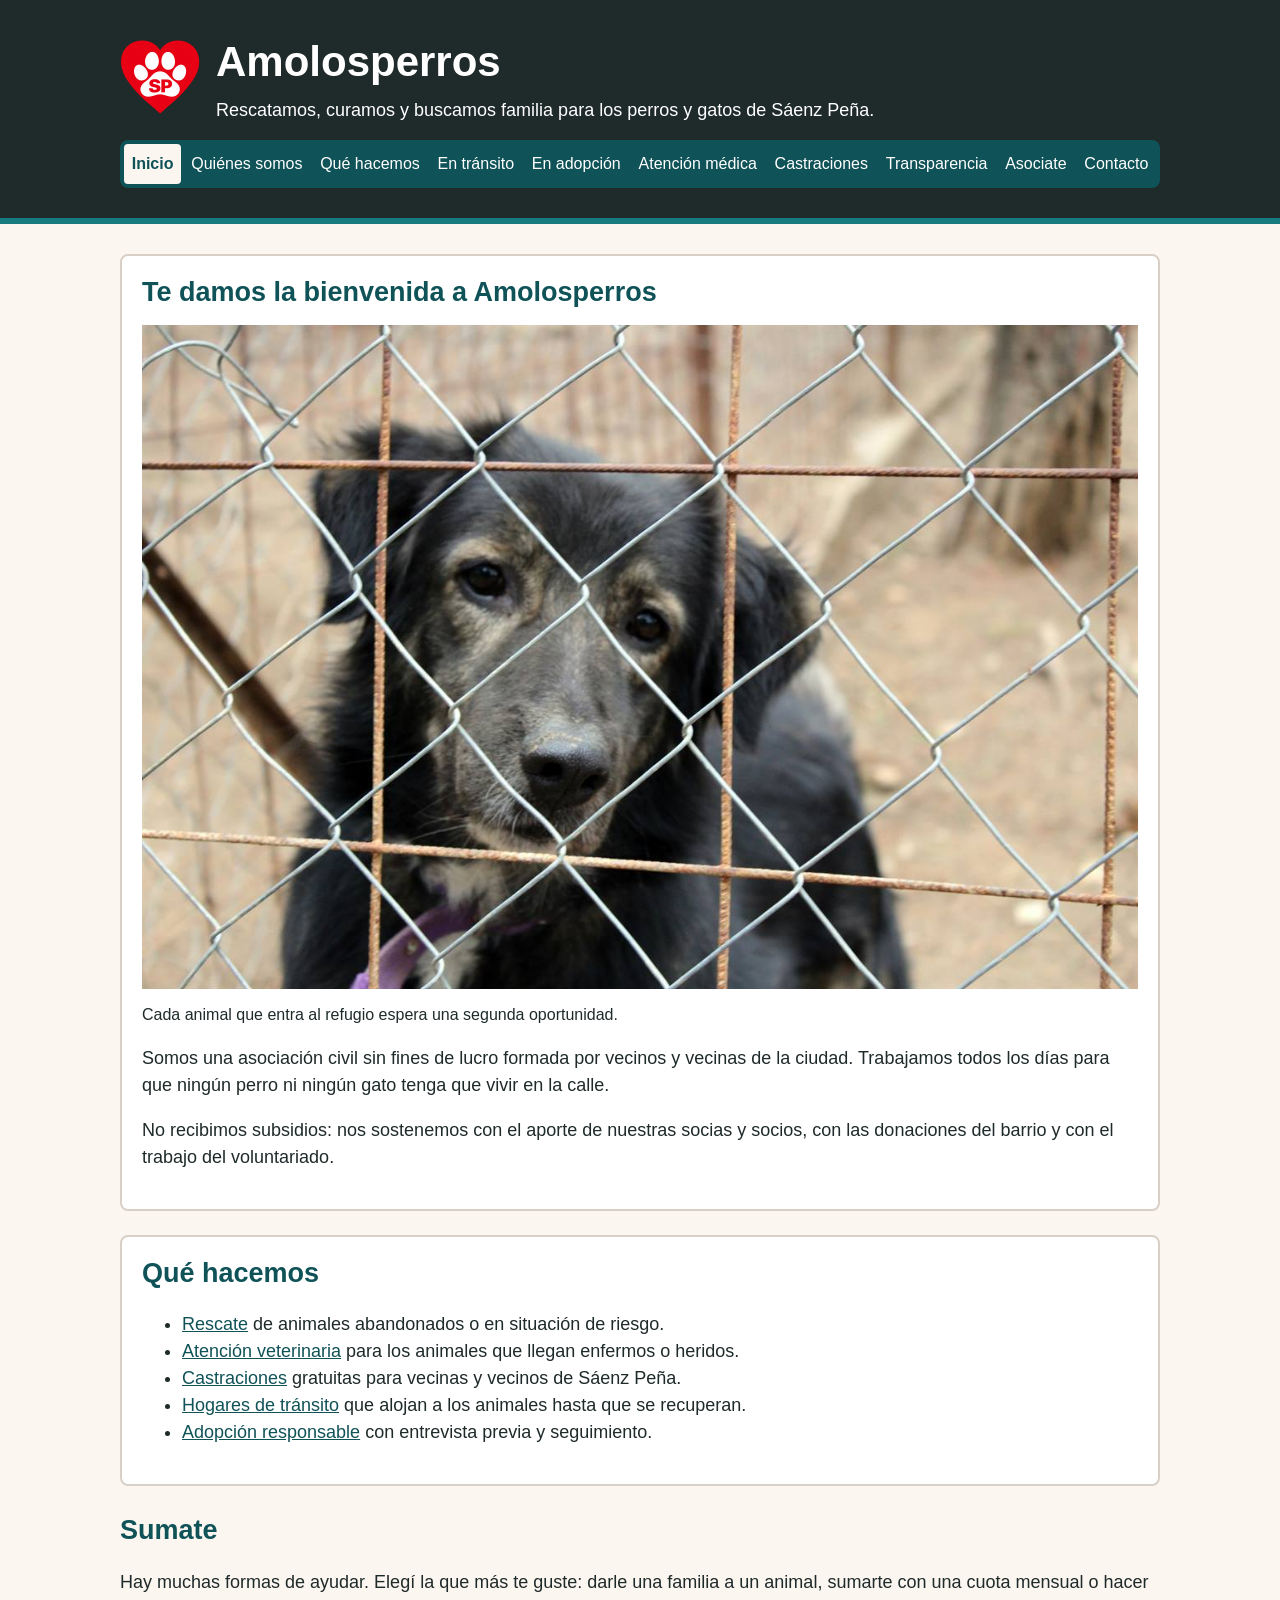
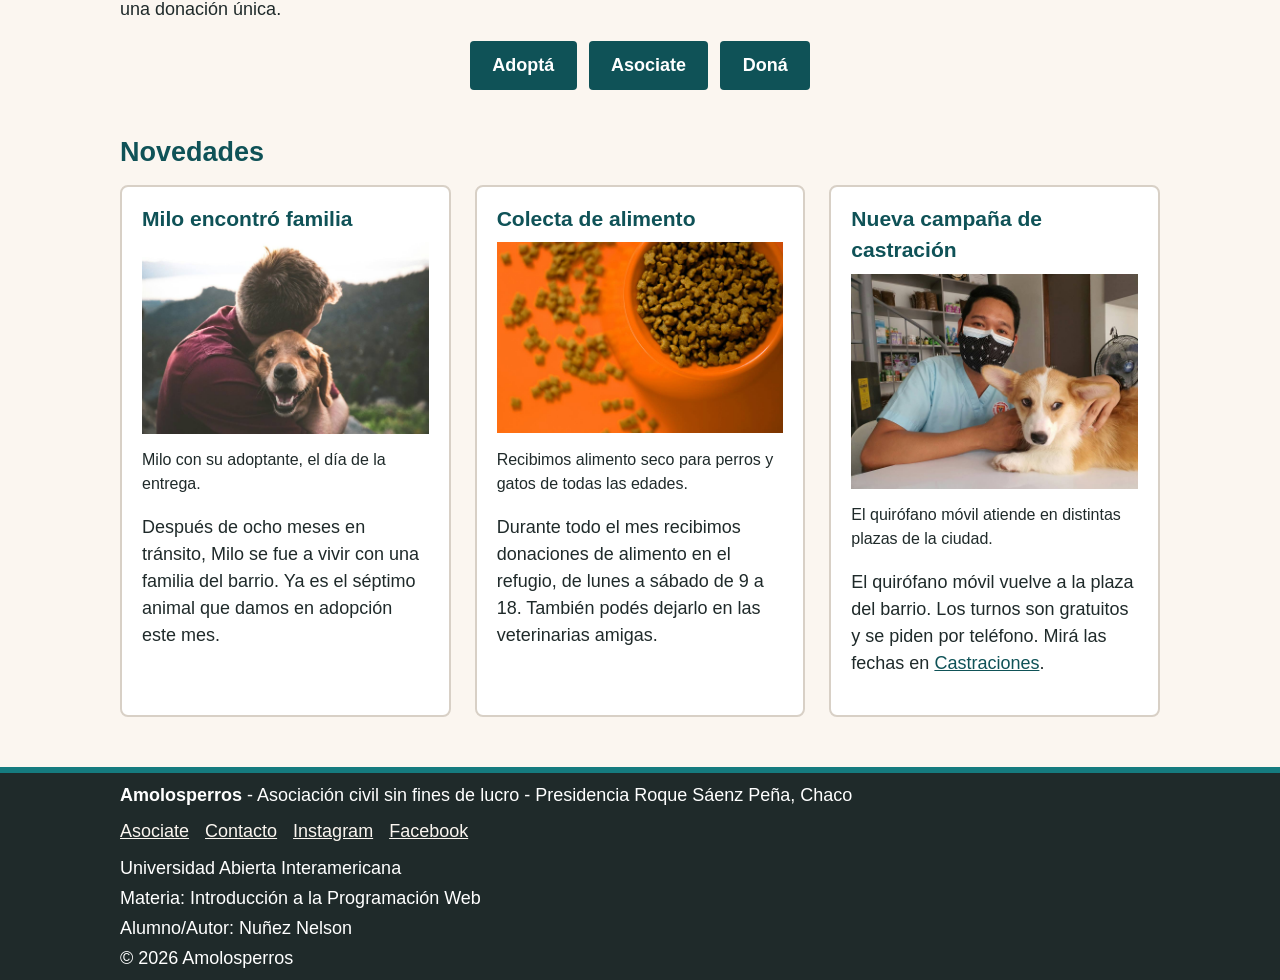
<file: amolosperros/index.html>
<!DOCTYPE html>
<html lang="es">
<head>
    <meta charset="UTF-8">
    <meta name="viewport" content="width=device-width, initial-scale=1.0">
    <meta name="author" content="Nuñez Nelson">
    <meta name="robots" content="index, follow">
    <meta name="description" content="Amolosperros rescata, atiende, castra y da en adopción a perros y gatos de Presidencia Roque Sáenz Peña, Chaco. Adoptá, asociate o doná.">
    <title>AmolosPerros - Rescate, tránsito y adopción de perros y gatos</title>
    <link rel="icon" href="img/favicon.png">

    <link rel="apple-touch-icon" href="img/apple-touch-icon.png">
    <link rel="stylesheet" href="css/estilos.css">
    <script src="js/comun.js" defer></script>
</head>


<body>
    <a class="salto" href="#contenido">Saltar al contenido</a>

    <!-- Encabezado -->
    <header>
        <img class="logo" src="img/logo.png" width="320" height="304" alt="Logo de Amolosperros: una huella dentro de un corazón">
        <div class="marca">
            <h1>Amolosperros</h1>
            <p class="lema">Rescatamos, curamos y buscamos familia para los perros y gatos de Sáenz Peña.</p>
             
        </div>

        <!-- Menu principal -->
        <nav aria-label="Principal">
            <button type="button" id="btnMenu" aria-expanded="false" aria-controls="menuPrincipal"><span aria-hidden="true">☰</span> Menú</button>
            <ul id="menuPrincipal">
                <li><a href="index.html" aria-current="page">Inicio</a></li>
                <li><a href="quienes-somos.html">Quiénes somos</a></li>
                <li><a href="que-hacemos.html">Qué hacemos</a></li>
                <li><a href="en-transito.html">En tránsito</a></li>
                <li><a href="en-adopcion.html">En adopción</a></li>
                <li><a href="atencion-medica.html">Atención médica</a></li>
                <li><a href="castraciones.html">Castraciones</a></li>
                <li><a href="transparencia.html">Transparencia</a></li>
                <li><a href="asociate.html">Asociate</a></li>
                <li><a href="contacto.html">Contacto</a></li>
            </ul>
        </nav>
    </header>

    <!-- Contenido de la pagina -->
    <main id="contenido">
        <!-- Bienvenida -->
        <section class="tarjeta" aria-labelledby="tituloBienvenida">
            <h2 id="tituloBienvenida">Te damos la bienvenida a Amolosperros</h2>
            <figure>
                <img src="img/actividad-adopcion.jpg" width="1200" height="800"
                     alt="Perro negro de hocico canoso mirando a través del alambrado del refugio">
                <figcaption>Cada animal que entra al refugio espera una segunda oportunidad.</figcaption>
            </figure>
            <p>Somos una asociación civil sin fines de lucro formada por vecinos y vecinas de la ciudad.
                Trabajamos todos los días para que ningún perro ni ningún gato tenga que vivir en la calle.</p>
            <p>No recibimos subsidios: nos sostenemos con el aporte de nuestras socias y socios, con las
                donaciones del barrio y con el trabajo del voluntariado.</p>
        </section>

        <!-- Que hacemos -->
        <section class="tarjeta" aria-labelledby="tituloActividades">
            <h2 id="tituloActividades">Qué hacemos</h2>
            <ul>
                <li><a href="que-hacemos.html">Rescate</a> de animales abandonados o en situación de riesgo.</li>
                <li><a href="atencion-medica.html">Atención veterinaria</a> para los animales que llegan enfermos o heridos.</li>
                <li><a href="castraciones.html">Castraciones</a> gratuitas para vecinas y vecinos de Sáenz Peña.</li>
                <li><a href="en-transito.html">Hogares de tránsito</a> que alojan a los animales hasta que se recuperan.</li>
                <li><a href="en-adopcion.html">Adopción responsable</a> con entrevista previa y seguimiento.</li>
            </ul>
        </section>

        <!-- Llamados a la accion -->
        <section aria-labelledby="tituloSumate">
            <h2 id="tituloSumate">Sumate</h2>
            <p>Hay muchas formas de ayudar. Elegí la que más te guste: darle una familia a un animal,
                sumarte con una cuota mensual o hacer una donación única.</p>
            <p class="acciones">
                <a class="cta" href="en-adopcion.html">Adoptá</a>
                <a class="cta" href="asociate.html">Asociate</a>
                <a class="cta" href="asociate.html#tituloFormulario">Doná</a>
            </p>
        </section>

        <!-- Novedades -->
        <section aria-labelledby="tituloNovedades">
            <h2 id="tituloNovedades">Novedades</h2>
            <div class="columnas">
                <article class="tarjeta">
                    <h3>Milo encontró familia</h3>
                    <figure>
                        <img src="img/novedad-adopcion.jpg" width="1200" height="802" loading="lazy"
                             alt="Joven abrazando a un perro marrón que sonríe al aire libre">
                        <figcaption>Milo con su adoptante, el día de la entrega.</figcaption>
                    </figure>
                    <p>Después de ocho meses en tránsito, Milo se fue a vivir con una familia del barrio.
                        Ya es el séptimo animal que damos en adopción este mes.</p>
                </article>
                <article class="tarjeta">
                    <h3>Colecta de alimento</h3>
                    <figure>
                        <img src="img/novedad-colecta.jpg" width="1200" height="800" loading="lazy"
                             alt="Comedero naranja lleno de alimento balanceado para perros">
                        <figcaption>Recibimos alimento seco para perros y gatos de todas las edades.</figcaption>
                    </figure>
                    <p>Durante todo el mes recibimos donaciones de alimento en el refugio, de lunes a sábado
                        de 9 a 18. También podés dejarlo en las veterinarias amigas.</p>
                </article>
                <article class="tarjeta">
                    <h3>Nueva campaña de castración</h3>
                    <figure>
                        <img src="img/castraciones-campana.jpg" width="1200" height="900" loading="lazy"
                             alt="Veterinario con barbijo apoyando la mano sobre un cachorro beige y blanco">
                        <figcaption>El quirófano móvil atiende en distintas plazas de la ciudad.</figcaption>
                    </figure>
                    <p>El quirófano móvil vuelve a la plaza del barrio. Los turnos son gratuitos y se piden
                        por teléfono. Mirá las fechas en <a href="castraciones.html">Castraciones</a>.</p>
                </article>
            </div>
        </section>
    </main>

    <!-- Pie -->
    <footer>
        <p><strong>Amolosperros</strong> - Asociación civil sin fines de lucro - Presidencia Roque Sáenz Peña, Chaco</p>
        <ul class="enlaces-pie">
            <li><a href="asociate.html">Asociate</a></li>
            <li><a href="contacto.html">Contacto</a></li>
            <li><a href="https://www.instagram.com/amo_los_perros_sp/" target="_blank" rel="noopener">Instagram</a></li>
            <li><a href="https://www.facebook.com/groups/amo.los.perros/" target="_blank" rel="noopener">Facebook</a></li>
        </ul>
        <p>Universidad Abierta Interamericana</p>
        <p>Materia: Introducción a la Programación Web</p>
        <p>Alumno/Autor: Nuñez Nelson</p>
        <p>&copy; 2026 Amolosperros</p>
    </footer>    <button type="button" id="btnArriba">Volver arriba</button>
</body>



</html>
</file>
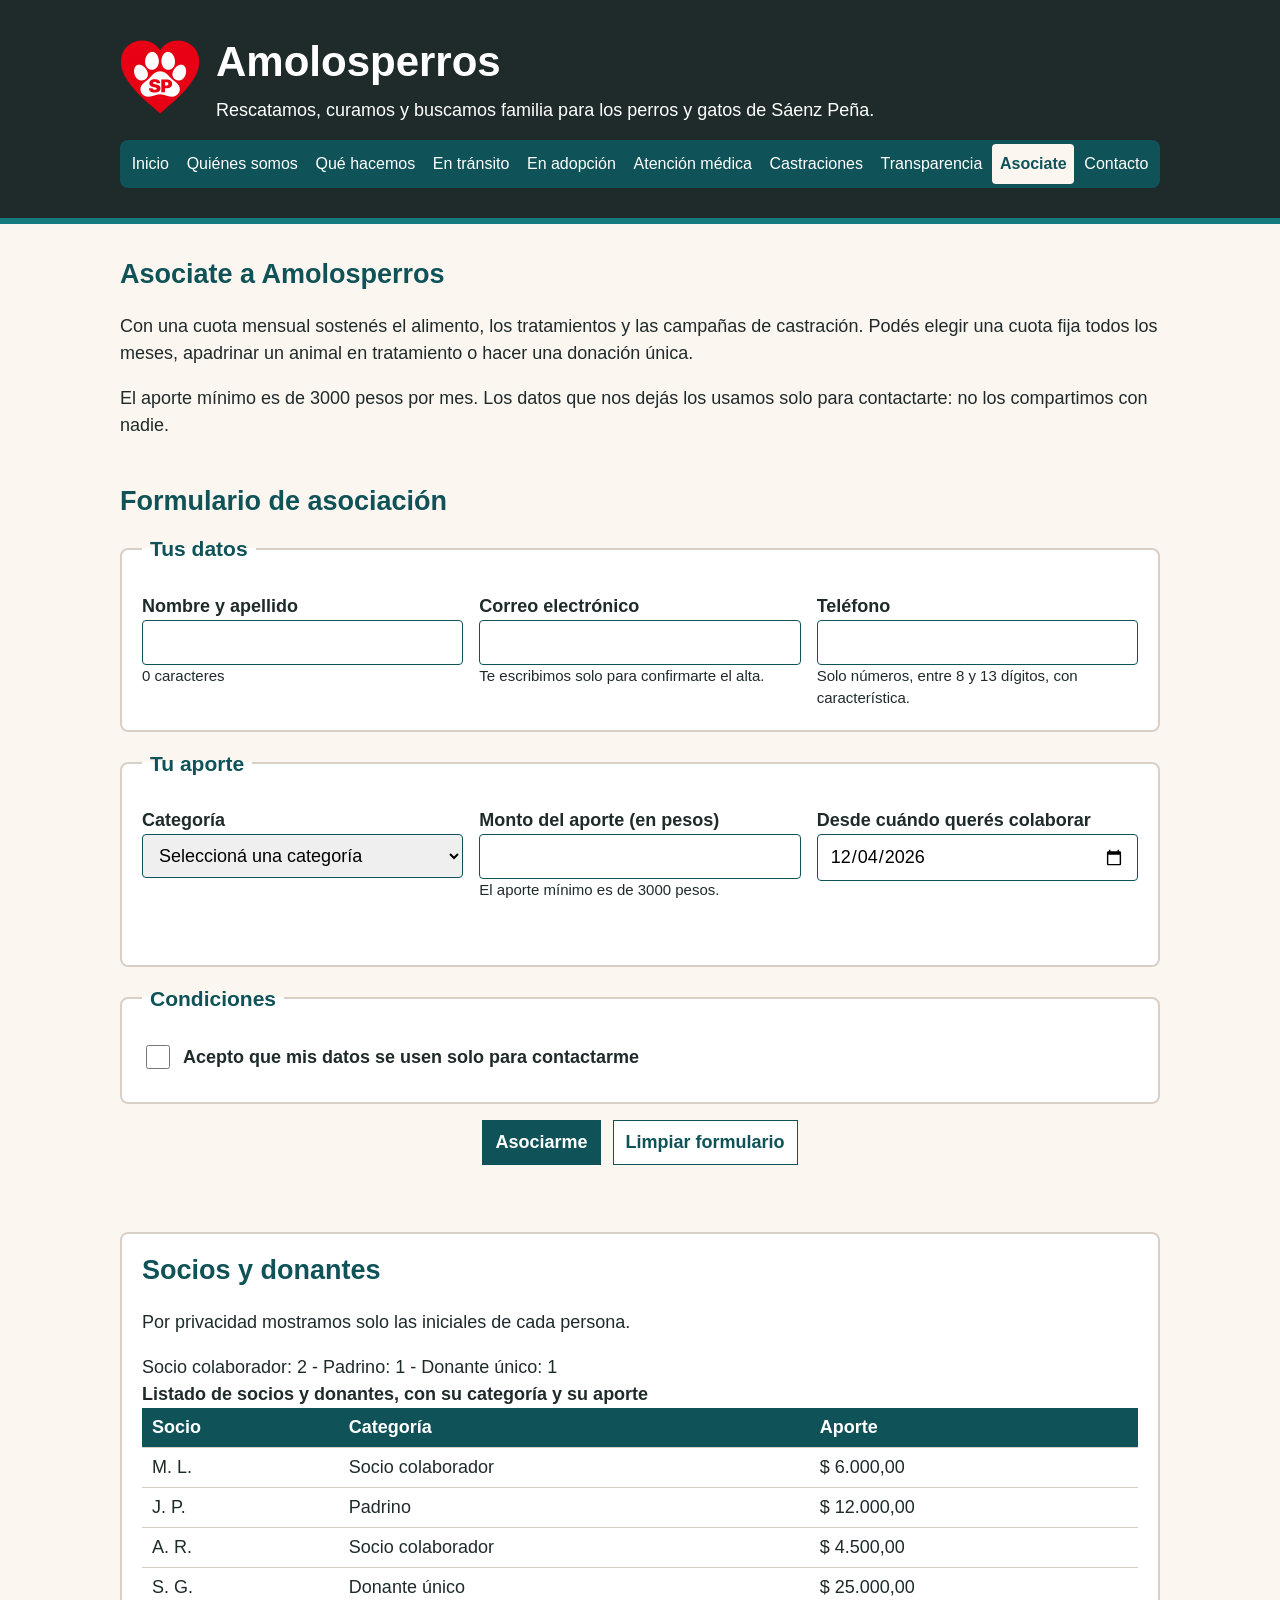
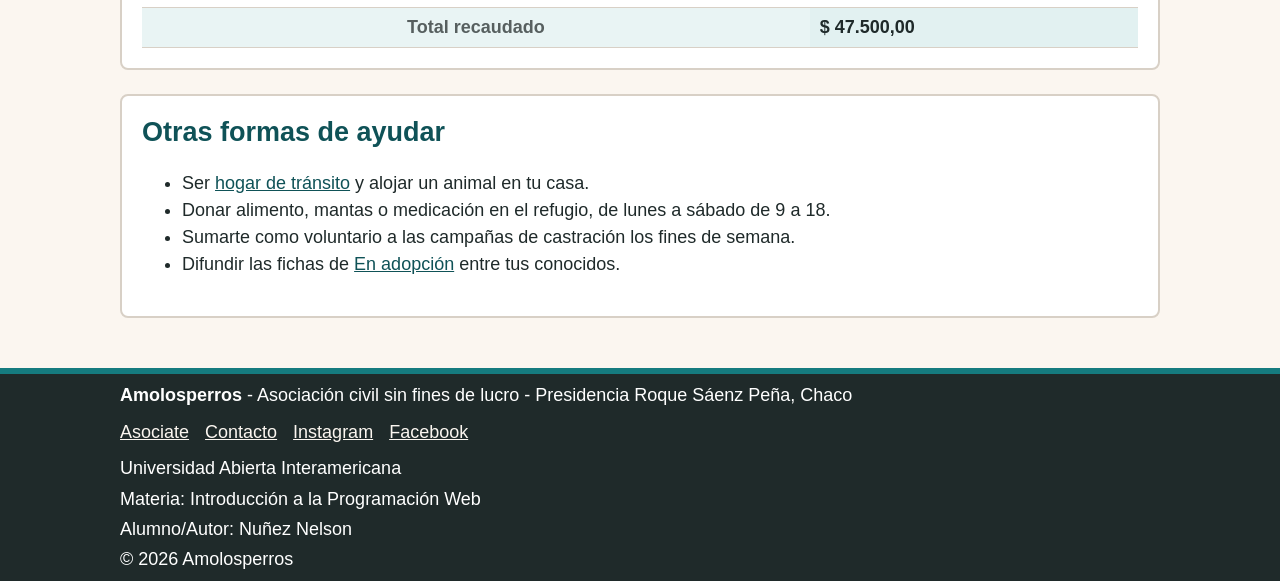
<file: amolosperros/asociate.html>
<!DOCTYPE html>
<html lang="es">
<head>
    <meta charset="UTF-8">
    <meta name="viewport" content="width=device-width, initial-scale=1.0">
    <meta name="author" content="Nuñez Nelson">
    <meta name="robots" content="index, follow">
    <meta name="description" content="Asociate a Amolosperros con una cuota mensual, apadriná un animal o hacé una donación única para sostener el refugio.">
    <title>Asociate | Amolosperros</title>
    <link rel="icon" href="img/favicon.png">
    <link rel="apple-touch-icon" href="img/apple-touch-icon.png">
    <link rel="stylesheet" href="css/estilos.css">
    <script src="js/comun.js" defer></script>
    <script src="js/datos.js" defer></script>
    <script src="js/asociate.js" defer></script>
</head>
<body>
    <a class="salto" href="#contenido">Saltar al contenido</a>

    <!-- Encabezado -->
    <header>
        <img class="logo" src="img/logo.png" width="320" height="304" alt="Logo de Amolosperros: una huella dentro de un corazón">
        <div class="marca">
            <h1>Amolosperros</h1>
            <p class="lema">Rescatamos, curamos y buscamos familia para los perros y gatos de Sáenz Peña.</p>
             
        </div>

        <!-- Menu principal -->
        <nav aria-label="Principal">
            <button type="button" id="btnMenu" aria-expanded="false" aria-controls="menuPrincipal"><span aria-hidden="true">☰</span> Menú</button>
            <ul id="menuPrincipal">
                <li><a href="index.html">Inicio</a></li>
                <li><a href="quienes-somos.html">Quiénes somos</a></li>
                <li><a href="que-hacemos.html">Qué hacemos</a></li>
                <li><a href="en-transito.html">En tránsito</a></li>
                <li><a href="en-adopcion.html">En adopción</a></li>
                <li><a href="atencion-medica.html">Atención médica</a></li>
                <li><a href="castraciones.html">Castraciones</a></li>
                <li><a href="transparencia.html">Transparencia</a></li>
                <li><a href="asociate.html" aria-current="page">Asociate</a></li>
                <li><a href="contacto.html">Contacto</a></li>
            </ul>
        </nav>
    </header>

    <!-- Contenido de la pagina -->
    <main id="contenido">
        <!-- Presentasion -->
        <section aria-labelledby="tituloAsociate">
            <h2 id="tituloAsociate">Asociate a Amolosperros</h2>
            <p>Con una cuota mensual sostenés el alimento, los tratamientos y las campañas de castración.
                Podés elegir una cuota fija todos los meses, apadrinar un animal en tratamiento o hacer una
                donación única.</p>
            <p>El aporte mínimo es de 3000 pesos por mes. Los datos que nos dejás los usamos solo para
                contactarte: no los compartimos con nadie.</p>
        </section>

        <!-- Formulario de socios -->
        <section aria-labelledby="tituloFormulario">
            <h2 id="tituloFormulario">Formulario de asociación</h2>
            <form id="formSocio" novalidate>
                <fieldset class="tarjeta">
                    <legend>Tus datos</legend>
                    <div>
                        <label for="txtNombre">Nombre y apellido</label>
                        <input id="txtNombre" type="text" autocomplete="name" maxlength="60" required
                               aria-describedby="contadorNombre err-txtNombre">
                        <small id="contadorNombre" aria-live="polite"></small>
                        <span id="err-txtNombre" role="alert"></span>
                    </div>
                    <div>
                        <label for="txtEmail">Correo electrónico</label>
                        <input id="txtEmail" type="email" autocomplete="email" maxlength="80" required
                               aria-describedby="err-txtEmail">
                        <small>Te escribimos solo para confirmarte el alta.</small>
                        <span id="err-txtEmail" role="alert"></span>
                    </div>
                    <div>
                        <label for="txtTelefono">Teléfono</label>
                        <input id="txtTelefono" type="tel" inputmode="numeric" autocomplete="tel" maxlength="13" required
                               aria-describedby="ayudaTelefono err-txtTelefono">
                        <small id="ayudaTelefono">Solo números, entre 8 y 13 dígitos, con característica.</small>
                        <span id="err-txtTelefono" role="alert"></span>
                    </div>
                </fieldset>

                <fieldset class="tarjeta">
                    <legend>Tu aporte</legend>
                    <div>
                        <label for="selCategoria">Categoría</label>
                        <select id="selCategoria" required aria-describedby="err-selCategoria">
                            <option value="">Seleccioná una categoría</option>
                            <option value="colaborador">Socio colaborador</option>
                            <option value="padrino">Padrino</option>
                            <option value="unico">Donante único</option>
                        </select>
                        <span id="err-selCategoria" role="alert"></span>
                    </div>
                    <div>
                        <label for="txtMonto">Monto del aporte (en pesos)</label>
                        <input id="txtMonto" type="number" min="3000" step="500" required
                               aria-describedby="ayudaMonto err-txtMonto">
                        <small id="ayudaMonto">El aporte mínimo es de 3000 pesos.</small>
                        <span id="err-txtMonto" role="alert"></span>
                    </div>
                    <div>
                        <label for="txtFecha">Desde cuándo querés colaborar</label>
                        <input id="txtFecha" type="date" required aria-describedby="err-txtFecha">
                        <span id="err-txtFecha" role="alert"></span>
                    </div>
                    <p id="infoCategoria" class="info" aria-live="polite"></p>
                </fieldset>

                <fieldset class="tarjeta">
                    <legend>Condiciones</legend>
                    <div class="casilla">
                        <input id="chkCondiciones" type="checkbox" required aria-describedby="err-chkCondiciones">
                        <label for="chkCondiciones">Acepto que mis datos se usen solo para contactarme</label>
                        <span id="err-chkCondiciones" role="alert"></span>
                    </div>
                </fieldset>

                <div class="acciones">
                    <button type="submit">Asociarme</button>
                    <button type="button" id="btnLimpiar" class="secundario">Limpiar formulario</button>
                </div>
                <p id="mensajeEstado" role="status"></p>
            </form>
        </section>

        <!-- Tabla de socios y donantes -->
        <section class="tarjeta" aria-labelledby="tituloTablaSocios">
            <h2 id="tituloTablaSocios">Socios y donantes</h2>
            <p>Por privacidad mostramos solo las iniciales de cada persona.</p>
            <p id="infoCategorias" class="info" aria-live="polite"></p>
            <div class="tabla-scroll">
                <table id="tablaSocios">
                    <caption>Listado de socios y donantes, con su categoría y su aporte</caption>
                    <thead>
                        <tr>
                            <th scope="col">Socio</th>
                            <th scope="col">Categoría</th>
                            <th scope="col">Aporte</th>
                        </tr>
                    </thead>
                    <tbody id="tbodySocios" aria-live="polite"></tbody>
                    <tfoot id="tfootSocios"></tfoot>
                </table>
            </div>
        </section>

        <!-- Otras formas de ayudar -->
        <section class="tarjeta" aria-labelledby="tituloOtrasFormas">
            <h2 id="tituloOtrasFormas">Otras formas de ayudar</h2>
            <ul>
                <li>Ser <a href="que-hacemos.html">hogar de tránsito</a> y alojar un animal en tu casa.</li>
                <li>Donar alimento, mantas o medicación en el refugio, de lunes a sábado de 9 a 18.</li>
                <li>Sumarte como voluntario a las campañas de castración los fines de semana.</li>
                <li>Difundir las fichas de <a href="en-adopcion.html">En adopción</a> entre tus conocidos.</li>
            </ul>
        </section>
    </main>

    <!-- Pie -->
    <footer>
        <p><strong>Amolosperros</strong> - Asociación civil sin fines de lucro - Presidencia Roque Sáenz Peña, Chaco</p>
        <ul class="enlaces-pie">
            <li><a href="asociate.html">Asociate</a></li>
            <li><a href="contacto.html">Contacto</a></li>
            <li><a href="https://www.instagram.com/amo_los_perros_sp/" target="_blank" rel="noopener">Instagram</a></li>
            <li><a href="https://www.facebook.com/groups/amo.los.perros/" target="_blank" rel="noopener">Facebook</a></li>
        </ul>
        <p>Universidad Abierta Interamericana</p>
        <p>Materia: Introducción a la Programación Web</p>
        <p>Alumno/Autor: Nuñez Nelson</p>
        <p>&copy; 2026 Amolosperros</p>
    </footer>

    <!-- Volver arriba -->
    <button type="button" id="btnArriba">Volver arriba</button>
</body>
</html>
</file>
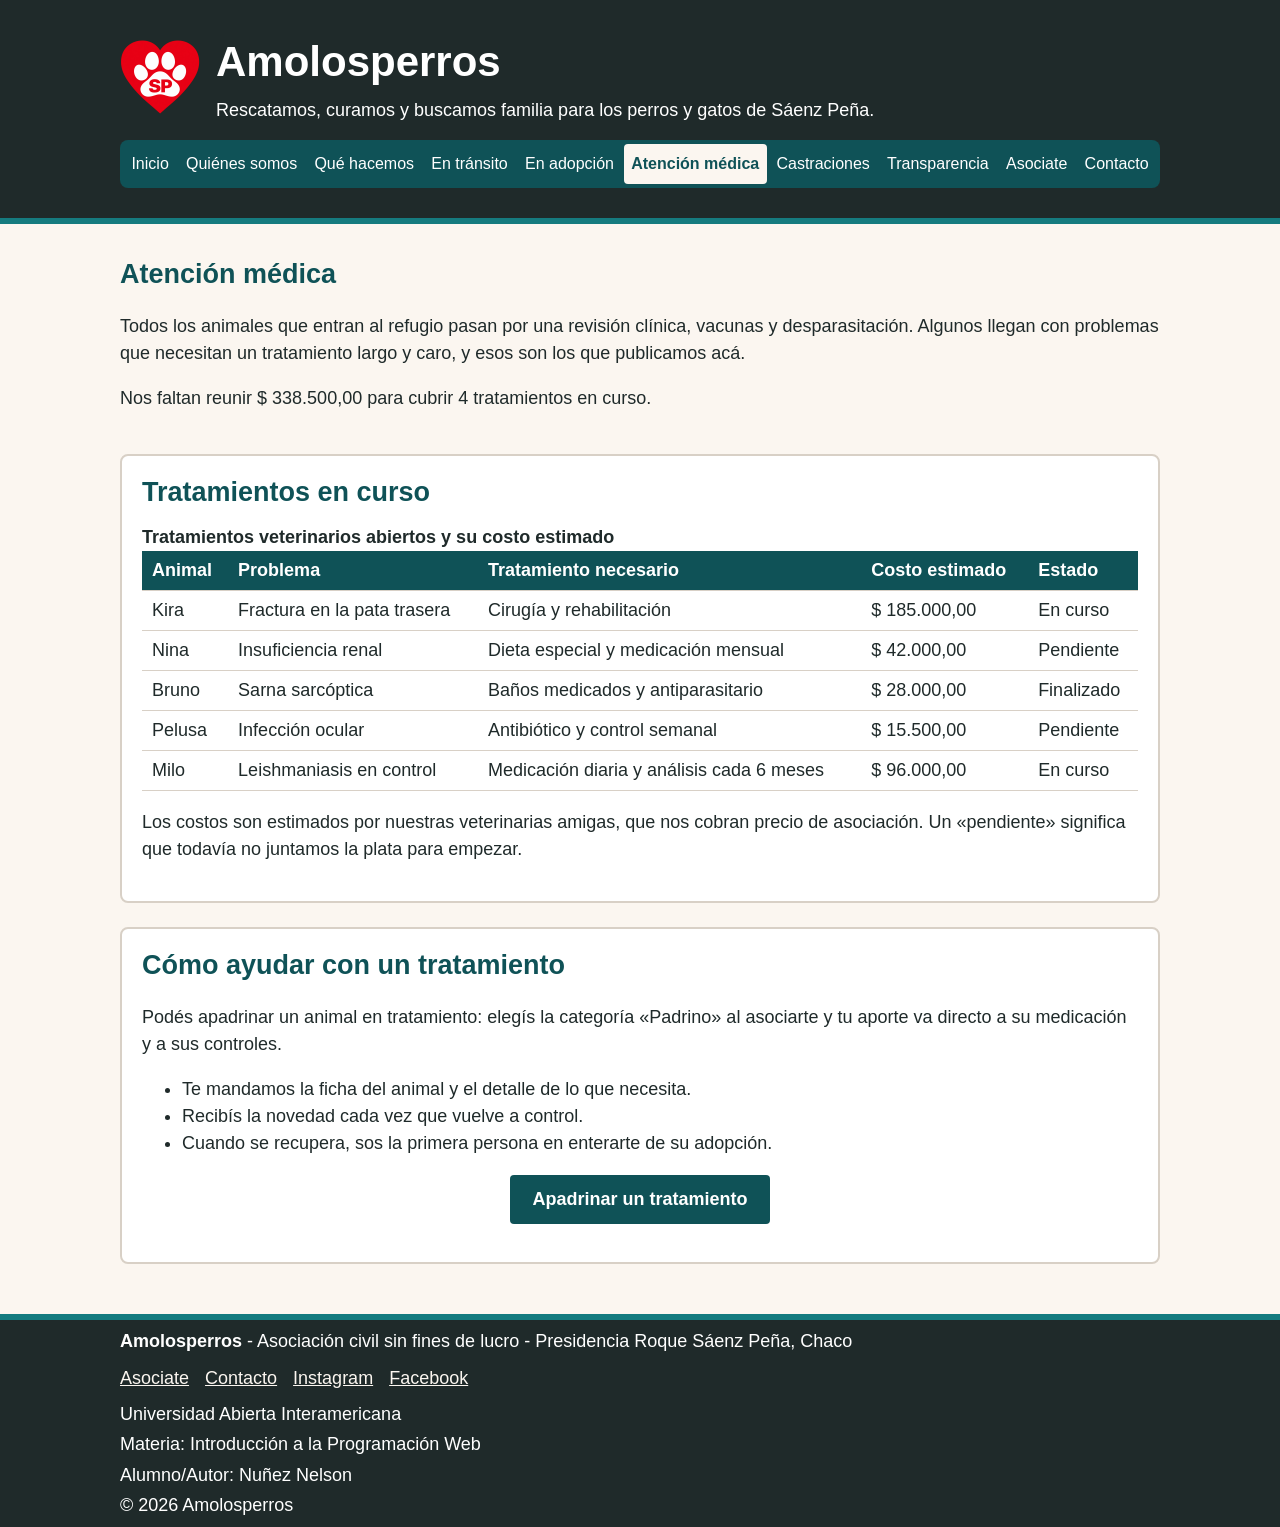
<file: amolosperros/atencion-medica.html>
<!DOCTYPE html>
<html lang="es">
<head>
    <meta charset="UTF-8">
    <meta name="viewport" content="width=device-width, initial-scale=1.0">
    <meta name="author" content="Nuñez Nelson">
    <meta name="robots" content="index, follow">
    <meta name="description" content="Tratamientos veterinarios en curso de los animales de Amolosperros y cuánto falta reunir para cubrirlos. Apadriná un tratamiento.">
    <title>Atención médica | Amolosperros</title>
    <link rel="icon" href="img/favicon.png">
    <link rel="apple-touch-icon" href="img/apple-touch-icon.png">
    <link rel="stylesheet" href="css/estilos.css">
    <script src="js/comun.js" defer></script>
    <script src="js/datos.js" defer></script>
    <script src="js/tablas.js" defer></script>
</head>
<body>
    <a class="salto" href="#contenido">Saltar al contenido</a>

    <!-- Encabezado -->
    <header>
        <img class="logo" src="img/logo.png" width="320" height="304" alt="Logo de Amolosperros: una huella dentro de un corazón">
        <div class="marca">
            <h1>Amolosperros</h1>
            <p class="lema">Rescatamos, curamos y buscamos familia para los perros y gatos de Sáenz Peña.</p>
             
        </div>

        <!-- Menu principal -->
        <nav aria-label="Principal">
            <button type="button" id="btnMenu" aria-expanded="false" aria-controls="menuPrincipal"><span aria-hidden="true">☰</span> Menú</button>
            <ul id="menuPrincipal">
                <li><a href="index.html">Inicio</a></li>
                <li><a href="quienes-somos.html">Quiénes somos</a></li>
                <li><a href="que-hacemos.html">Qué hacemos</a></li>
                <li><a href="en-transito.html">En tránsito</a></li>
                <li><a href="en-adopcion.html">En adopción</a></li>
                <li><a href="atencion-medica.html" aria-current="page">Atención médica</a></li>
                <li><a href="castraciones.html">Castraciones</a></li>
                <li><a href="transparencia.html">Transparencia</a></li>
                <li><a href="asociate.html">Asociate</a></li>
                <li><a href="contacto.html">Contacto</a></li>
            </ul>
        </nav>
    </header>

    <!-- Contenido de la pagina -->
    <main id="contenido">
        <!-- Presentacion -->
        <section aria-labelledby="tituloAtencionMedica">
            <h2 id="tituloAtencionMedica">Atención médica</h2>
            <p>Todos los animales que entran al refugio pasan por una revisión clínica, vacunas y
                desparasitación. Algunos llegan con problemas que necesitan un tratamiento largo y caro,
                y esos son los que publicamos acá.</p>
            <p id="totalPendiente"></p>
        </section>

        <!-- Tabla de tratamientos -->
        <section class="tarjeta" aria-labelledby="tituloTablaTratamientos">
            <h2 id="tituloTablaTratamientos">Tratamientos en curso</h2>
            <div class="tabla-scroll">
                <table id="tablaTratamientos">
                    <caption>Tratamientos veterinarios abiertos y su costo estimado</caption>
                    <thead>
                        <tr>
                            <th scope="col">Animal</th>
                            <th scope="col">Problema</th>
                            <th scope="col">Tratamiento necesario</th>
                            <th scope="col">Costo estimado</th>
                            <th scope="col">Estado</th>
                        </tr>
                    </thead>
                    <tbody id="tbodyTratamientos" aria-live="polite"></tbody>
                </table>
            </div>
            <p>Los costos son estimados por nuestras veterinarias amigas, que nos cobran precio de
                asociación. Un «pendiente» significa que todavía no juntamos la plata para empezar.</p>
        </section>

        <!-- Como ayudar -->
        <section class="tarjeta" aria-labelledby="tituloApadrinar">
            <h2 id="tituloApadrinar">Cómo ayudar con un tratamiento</h2>
            <p>Podés apadrinar un animal en tratamiento: elegís la categoría «Padrino» al asociarte y tu
                aporte va directo a su medicación y a sus controles.</p>
            <ul>
                <li>Te mandamos la ficha del animal y el detalle de lo que necesita.</li>
                <li>Recibís la novedad cada vez que vuelve a control.</li>
                <li>Cuando se recupera, sos la primera persona en enterarte de su adopción.</li>
            </ul>
            <p class="acciones">
                <a class="cta" href="asociate.html">Apadrinar un tratamiento</a>
            </p>
        </section>
    </main>

    <!-- Pie -->
    <footer>
        <p><strong>Amolosperros</strong> - Asociación civil sin fines de lucro - Presidencia Roque Sáenz Peña, Chaco</p>
        <ul class="enlaces-pie">
            <li><a href="asociate.html">Asociate</a></li>
            <li><a href="contacto.html">Contacto</a></li>
            <li><a href="https://www.instagram.com/amo_los_perros_sp/" target="_blank" rel="noopener">Instagram</a></li>
            <li><a href="https://www.facebook.com/groups/amo.los.perros/" target="_blank" rel="noopener">Facebook</a></li>
        </ul>
        <p>Universidad Abierta Interamericana</p>
        <p>Materia: Introducción a la Programación Web</p>
        <p>Alumno/Autor: Nuñez Nelson</p>
        <p>&copy; 2026 Amolosperros</p>
    </footer>

    <!-- Volver arriba -->
    <button type="button" id="btnArriba">Volver arriba</button>
</body>
</html>
</file>
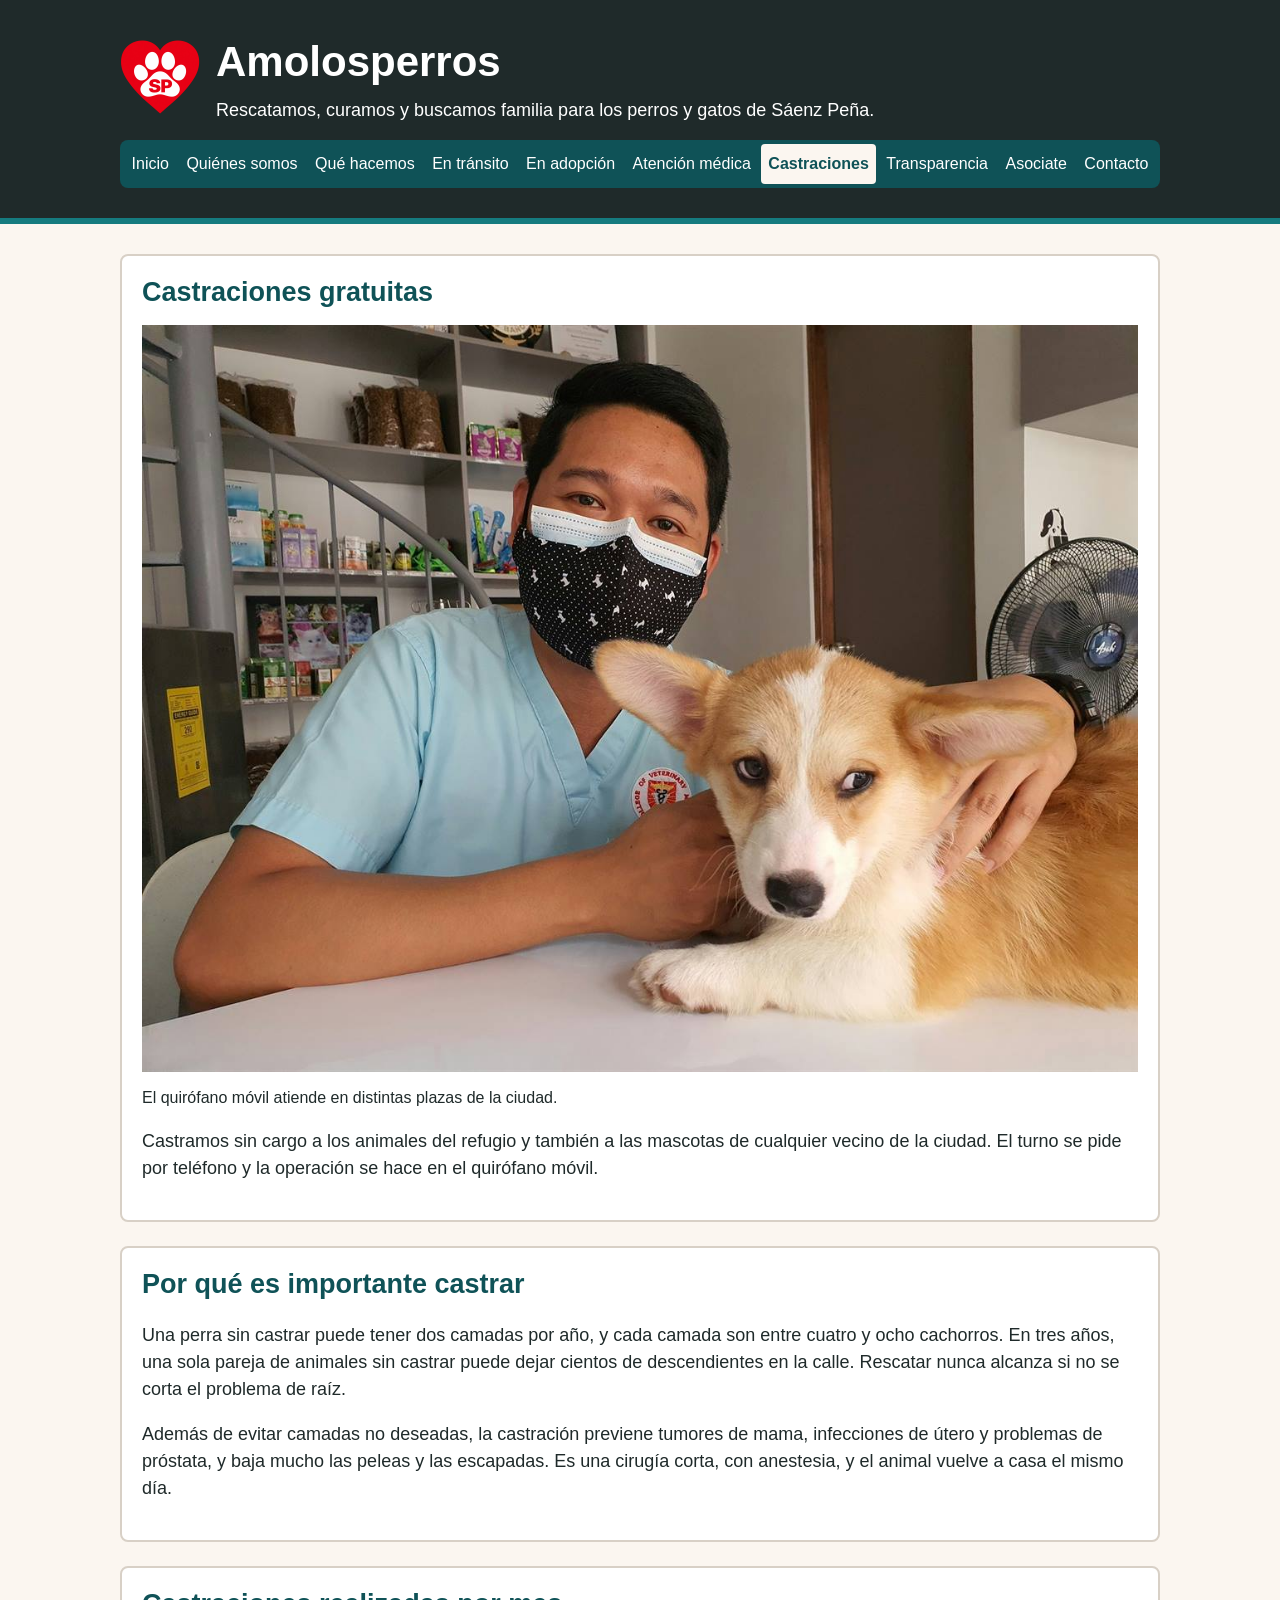
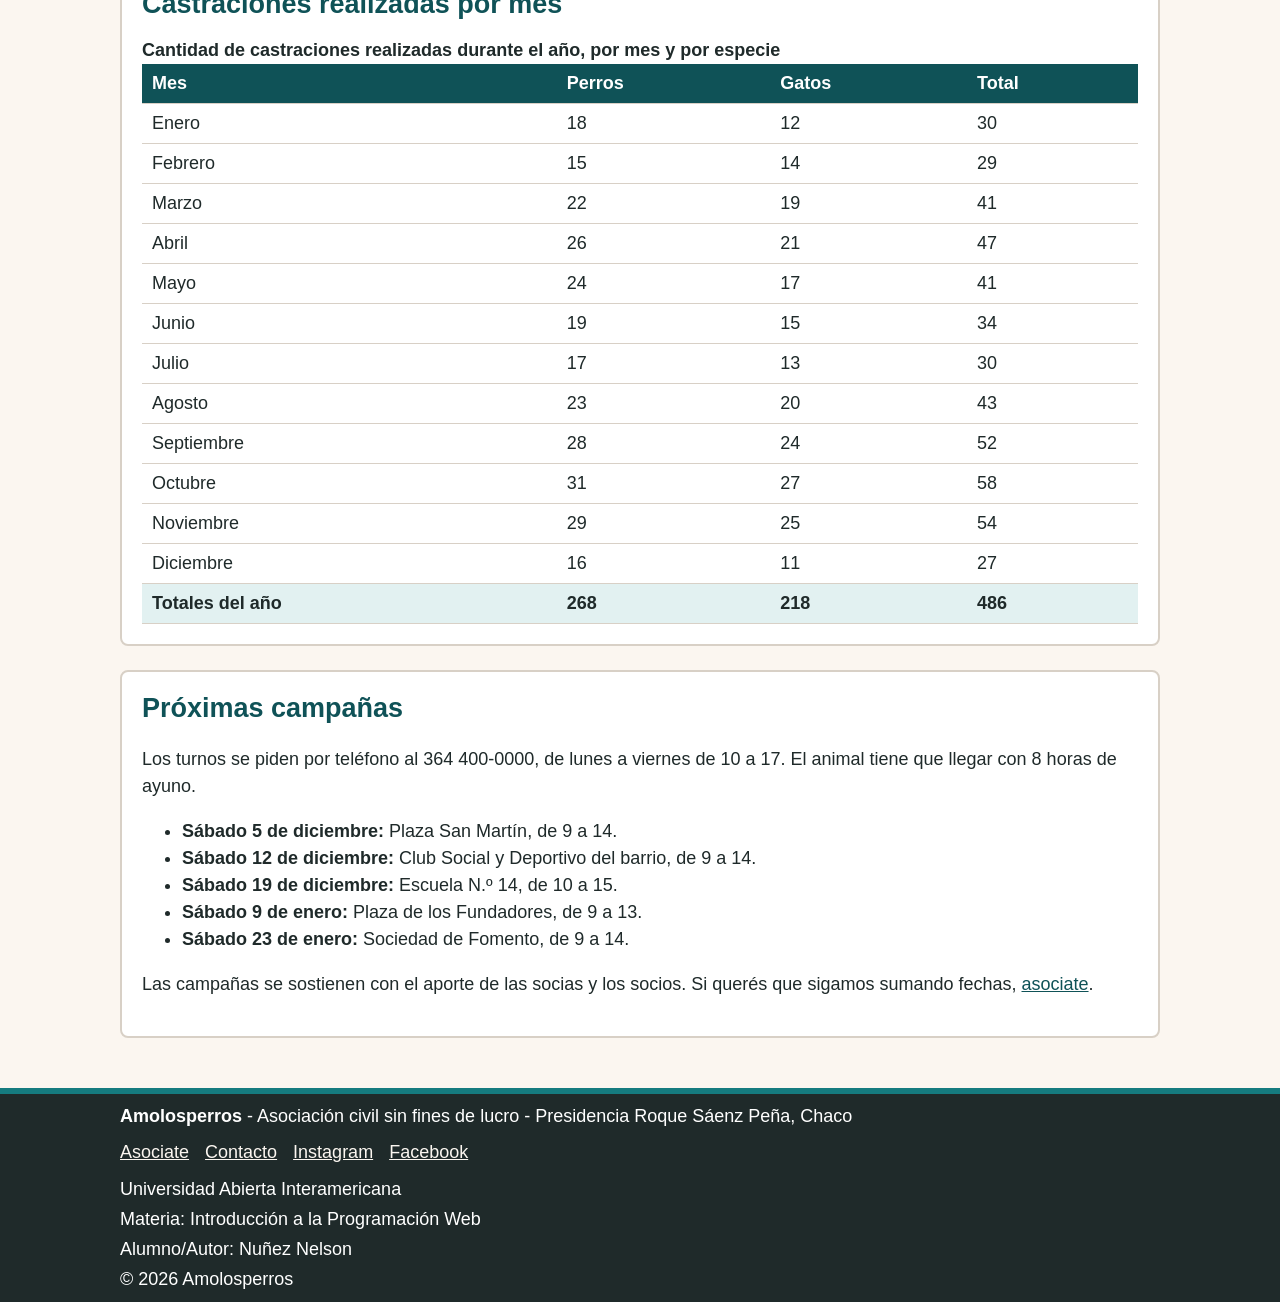
<file: amolosperros/castraciones.html>
<!DOCTYPE html>
<html lang="es">
<head>
    <meta charset="UTF-8">
    <meta name="viewport" content="width=device-width, initial-scale=1.0">
    <meta name="author" content="Nuñez Nelson">
    <meta name="robots" content="index, follow">
    <meta name="description" content="Castraciones gratuitas para mascotas de Sáenz Peña: cantidad por mes y fechas de las próximas campañas del quirófano móvil.">
    <title>Castraciones | Amolosperros</title>
    <link rel="icon" href="img/favicon.png">
    <link rel="apple-touch-icon" href="img/apple-touch-icon.png">
    <link rel="stylesheet" href="css/estilos.css">
    <script src="js/comun.js" defer></script>
    <script src="js/datos.js" defer></script>
    <script src="js/tablas.js" defer></script>
</head>
<body>
    <a class="salto" href="#contenido">Saltar al contenido</a>

    <!-- Header -->
    <header>
        <img class="logo" src="img/logo.png" width="320" height="304" alt="Logo de Amolosperros: una huella dentro de un corazón">
        <div class="marca">
            <h1>Amolosperros</h1>
            <p class="lema">Rescatamos, curamos y buscamos familia para los perros y gatos de Sáenz Peña.</p>
             
        </div>

        <!-- Menu principal -->
        <nav aria-label="Principal">
            <button type="button" id="btnMenu" aria-expanded="false" aria-controls="menuPrincipal"><span aria-hidden="true">☰</span> Menú</button>
            <ul id="menuPrincipal">
                <li><a href="index.html">Inicio</a></li>
                <li><a href="quienes-somos.html">Quiénes somos</a></li>
                <li><a href="que-hacemos.html">Qué hacemos</a></li>
                <li><a href="en-transito.html">En tránsito</a></li>
                <li><a href="en-adopcion.html">En adopción</a></li>
                <li><a href="atencion-medica.html">Atención médica</a></li>
                <li><a href="castraciones.html" aria-current="page">Castraciones</a></li>
                <li><a href="transparencia.html">Transparencia</a></li>
                <li><a href="asociate.html">Asociate</a></li>
                <li><a href="contacto.html">Contacto</a></li>
            </ul>
        </nav>
    </header>

    <!-- Contenido de la pagina -->
    <main id="contenido">
        <!-- Presentacion -->
        <section class="tarjeta" aria-labelledby="tituloCastraciones">
            <h2 id="tituloCastraciones">Castraciones gratuitas</h2>
            <figure>
                <img src="img/castraciones-campana.jpg" width="1200" height="900"
                     alt="Veterinario con barbijo apoyando la mano sobre un cachorro beige y blanco">
                <figcaption>El quirófano móvil atiende en distintas plazas de la ciudad.</figcaption>
            </figure>
            <p>Castramos sin cargo a los animales del refugio y también a las mascotas de cualquier vecino
                de la ciudad. El turno se pide por teléfono y la operación se hace en el quirófano móvil.</p>
        </section>

        <!-- Por que castrar -->
        <section class="tarjeta" aria-labelledby="tituloPorQue">
            <h2 id="tituloPorQue">Por qué es importante castrar</h2>
            <p>Una perra sin castrar puede tener dos camadas por año, y cada camada son entre cuatro y ocho
                cachorros. En tres años, una sola pareja de animales sin castrar puede dejar cientos de
                descendientes en la calle. Rescatar nunca alcanza si no se corta el problema de raíz.</p>
            <p>Además de evitar camadas no deseadas, la castración previene tumores de mama, infecciones de
                útero y problemas de próstata, y baja mucho las peleas y las escapadas. Es una cirugía corta,
                con anestesia, y el animal vuelve a casa el mismo día.</p>
        </section>

        <!-- Tabla de castraciones por mes -->
        <section class="tarjeta" aria-labelledby="tituloTablaCastraciones">
            <h2 id="tituloTablaCastraciones">Castraciones realizadas por mes</h2>
            <div class="tabla-scroll">
                <table id="tablaCastraciones">
                    <caption>Cantidad de castraciones realizadas durante el año, por mes y por especie</caption>
                    <thead>
                        <tr>
                            <th scope="col">Mes</th>
                            <th scope="col">Perros</th>
                            <th scope="col">Gatos</th>
                            <th scope="col">Total</th>
                        </tr>
                    </thead>
                    <tbody id="tbodyCastraciones" aria-live="polite"></tbody>
                    <tfoot id="tfootCastraciones"></tfoot>
                </table>
            </div>
        </section>

        <!-- Proximas campanias -->
        <section class="tarjeta" aria-labelledby="tituloCampanias">
            <h2 id="tituloCampanias">Próximas campañas</h2>
            <p>Los turnos se piden por teléfono al 364 400-0000, de lunes a viernes de 10 a 17.
                El animal tiene que llegar con 8 horas de ayuno.</p>
            <ul>
                <li><strong>Sábado 5 de diciembre:</strong> Plaza San Martín, de 9 a 14.</li>
                <li><strong>Sábado 12 de diciembre:</strong> Club Social y Deportivo del barrio, de 9 a 14.</li>
                <li><strong>Sábado 19 de diciembre:</strong> Escuela N.º 14, de 10 a 15.</li>
                <li><strong>Sábado 9 de enero:</strong> Plaza de los Fundadores, de 9 a 13.</li>
                <li><strong>Sábado 23 de enero:</strong> Sociedad de Fomento, de 9 a 14.</li>
            </ul>
            <p>Las campañas se sostienen con el aporte de las socias y los socios. Si querés que sigamos sumando fechas,
                <a href="asociate.html">asociate</a>.</p>
        </section>
    </main>

    <!-- Pie -->
    <footer>
        <p><strong>Amolosperros</strong> - Asociación civil sin fines de lucro - Presidencia Roque Sáenz Peña, Chaco</p>
        <ul class="enlaces-pie">
            <li><a href="asociate.html">Asociate</a></li>
            <li><a href="contacto.html">Contacto</a></li>
            <li><a href="https://www.instagram.com/amo_los_perros_sp/" target="_blank" rel="noopener">Instagram</a></li>
            <li><a href="https://www.facebook.com/groups/amo.los.perros/" target="_blank" rel="noopener">Facebook</a></li>
        </ul>
        <p>Universidad Abierta Interamericana</p>
        <p>Materia: Introducción a la Programación Web</p>
        <p>Alumno/Autor: Nuñez Nelson</p>
        <p>&copy; 2026 Amolosperros</p>
    </footer>

    <!-- Volver arriba -->
    <button type="button" id="btnArriba">Volver arriba</button>
</body>
</html>
</file>
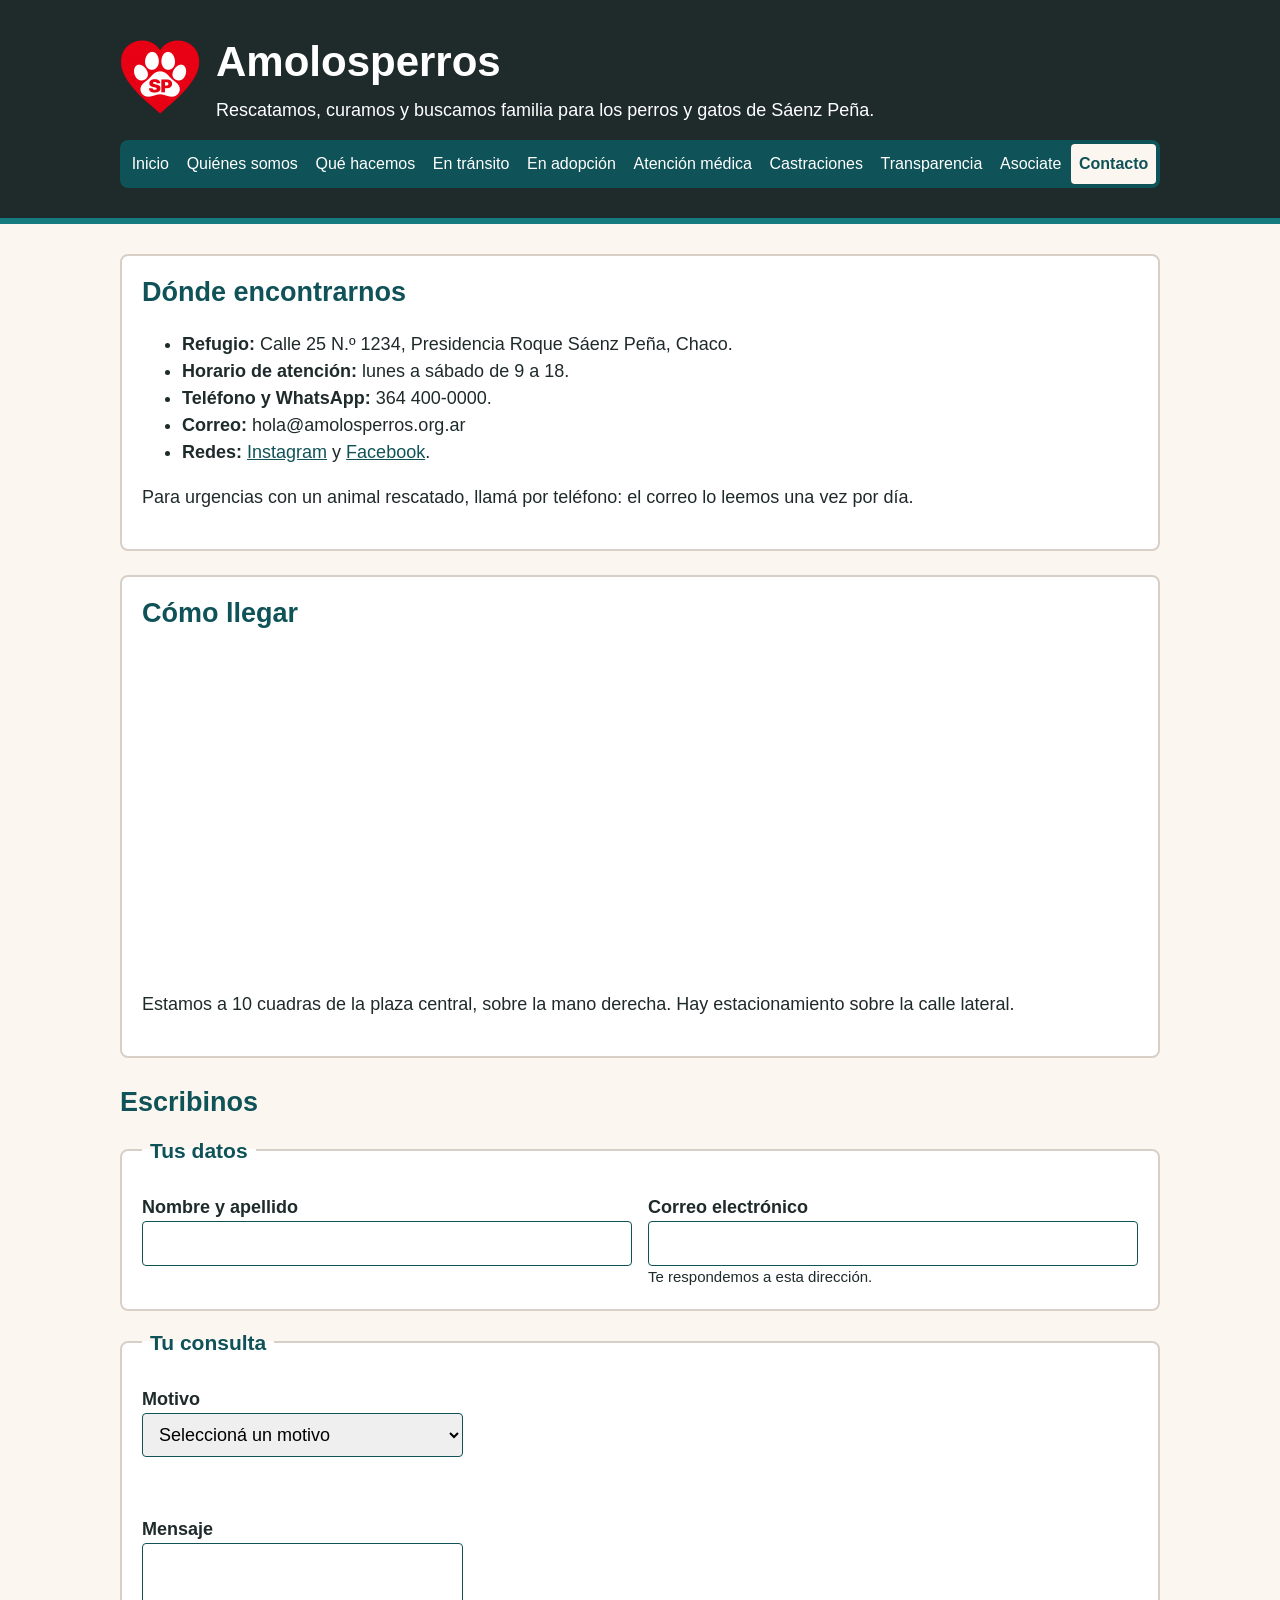
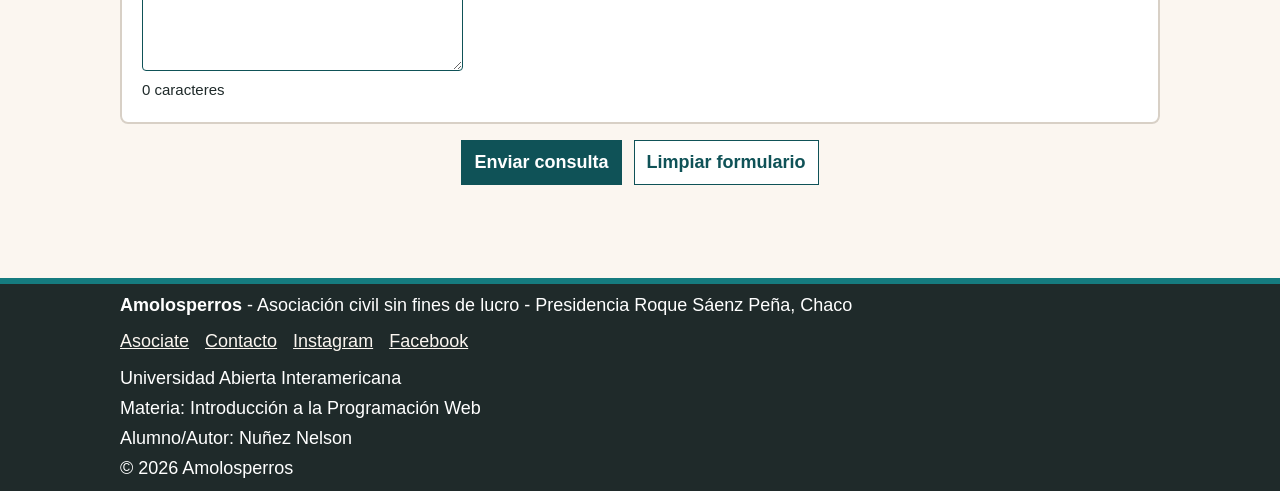
<file: amolosperros/contacto.html>
<!DOCTYPE html>
<html lang="es">
<head>
    <meta charset="UTF-8">
    <meta name="viewport" content="width=device-width, initial-scale=1.0">
    <meta name="author" content="Nuñez Nelson">
    <meta name="robots" content="index, follow">
    <meta name="description" content="Dirección, horario, teléfono y mapa del refugio de Amolosperros en Presidencia Roque Sáenz Peña, Chaco. Escribinos.">
    <title>Contacto | Amolosperros</title>
    <link rel="icon" href="img/favicon.png">
    <link rel="apple-touch-icon" href="img/apple-touch-icon.png">
    <link rel="stylesheet" href="css/estilos.css">
    <script src="js/comun.js" defer></script>
    <script src="js/contacto.js" defer></script>
</head>
<body>
    <a class="salto" href="#contenido">Saltar al contenido</a>

    <!-- Encabezado -->
    <header>
        <img class="logo" src="img/logo.png" width="320" height="304" alt="Logo de Amolosperros: una huella dentro de un corazón">
        <div class="marca">
            <h1>Amolosperros</h1>
            <p class="lema">Rescatamos, curamos y buscamos familia para los perros y gatos de Sáenz Peña.</p>
             
        </div>

        <!-- Menu principal -->
        <nav aria-label="Principal">
            <button type="button" id="btnMenu" aria-expanded="false" aria-controls="menuPrincipal"><span aria-hidden="true">☰</span> Menú</button>
            <ul id="menuPrincipal">
                <li><a href="index.html">Inicio</a></li>
                <li><a href="quienes-somos.html">Quiénes somos</a></li>
                <li><a href="que-hacemos.html">Qué hacemos</a></li>
                <li><a href="en-transito.html">En tránsito</a></li>
                <li><a href="en-adopcion.html">En adopción</a></li>
                <li><a href="atencion-medica.html">Atención médica</a></li>
                <li><a href="castraciones.html">Castraciones</a></li>
                <li><a href="transparencia.html">Transparencia</a></li>
                <li><a href="asociate.html">Asociate</a></li>
                <li><a href="contacto.html" aria-current="page">Contacto</a></li>
            </ul>
        </nav>
    </header>

    <!-- Contenido de la pagina -->
    <main id="contenido">
        <!-- Datos de contacto -->
        <section class="tarjeta" aria-labelledby="tituloContacto">
            <h2 id="tituloContacto">Dónde encontrarnos</h2>
            <ul>
                <li><strong>Refugio:</strong> Calle 25 N.º 1234, Presidencia Roque Sáenz Peña, Chaco.</li>
                <li><strong>Horario de atención:</strong> lunes a sábado de 9 a 18.</li>
                <li><strong>Teléfono y WhatsApp:</strong> 364 400-0000.</li>
                <li><strong>Correo:</strong> hola@amolosperros.org.ar</li>
                <li><strong>Redes:</strong>
                    <a href="https://www.instagram.com/amo_los_perros_sp/" target="_blank" rel="noopener">Instagram</a> y
                    <a href="https://www.facebook.com/groups/amo.los.perros/" target="_blank" rel="noopener">Facebook</a>.</li>
            </ul>
            <p>Para urgencias con un animal rescatado, llamá por teléfono: el correo lo leemos una vez por día.</p>
        </section>

        <!-- Mapa -->
        <section class="tarjeta" aria-labelledby="tituloMapa">
            <h2 id="tituloMapa">Cómo llegar</h2>
            <iframe title="Ubicación de Amolosperros en Presidencia Roque Sáenz Peña, Chaco"
                    src="https://www.google.com/maps?q=Presidencia+Roque+S%C3%A1enz+Pe%C3%B1a,+Chaco,+Argentina&amp;output=embed"
                    loading="lazy" referrerpolicy="no-referrer-when-downgrade"></iframe>
            <p>Estamos a 10 cuadras de la plaza central, sobre la mano derecha.
                Hay estacionamiento sobre la calle lateral.</p>
        </section>

        <!-- Formulario de contacto -->
        <section aria-labelledby="tituloFormContacto">
            <h2 id="tituloFormContacto">Escribinos</h2>
            <form id="formContacto" novalidate>
                <fieldset class="tarjeta">
                    <legend>Tus datos</legend>
                    <div>
                        <label for="txtNombre">Nombre y apellido</label>
                        <input id="txtNombre" type="text" autocomplete="name" maxlength="60" required
                               aria-describedby="err-txtNombre">
                        <span id="err-txtNombre" role="alert"></span>
                    </div>
                    <div>
                        <label for="txtEmail">Correo electrónico</label>
                        <input id="txtEmail" type="email" autocomplete="email" maxlength="80" required
                          aria-describedby="err-txtEmail">
                        <small>Te respondemos a esta dirección.</small>
                        <span id="err-txtEmail" role="alert"></span>
                    </div>
                </fieldset>

                <fieldset class="tarjeta">
                    <legend>Tu consulta</legend>
                    <div>
                        <label for="selMotivo">Motivo</label>
                        <select id="selMotivo" required aria-describedby="err-selMotivo">
                            <option value="">Seleccioná un motivo</option>
                            <option value="adopcion">Adopción</option>
                            <option value="transito">Tránsito</option>
                            <option value="donacion">Donación</option>
                            <option value="voluntariado">Voluntariado</option>
                            <option value="otro">Otro</option>
                        </select>
                        <span id="err-selMotivo" role="alert"></span>
                    </div>
                    <p id="infoMotivo" class="info" aria-live="polite"></p>
                    <div>
                        <label for="txtMensaje">Mensaje</label>
                        <textarea id="txtMensaje" maxlength="500" required
                                  aria-describedby="contadorMensaje err-txtMensaje"></textarea>
                        <small id="contadorMensaje" aria-live="polite"></small>
                        <span id="err-txtMensaje" role="alert"></span>
                    </div>
                </fieldset>

                <div class="acciones">
                    <button type="submit">Enviar consulta</button>
                    <button type="button" id="btnLimpiar" class="secundario">Limpiar formulario</button>
                </div>
                <p id="mensajeEstado" role="status"></p>
            </form>
        </section>
    </main>

    <!-- Pie -->
    <footer>
        <p><strong>Amolosperros</strong> - Asociación civil sin fines de lucro - Presidencia Roque Sáenz Peña, Chaco</p>
        <ul class="enlaces-pie">
            <li><a href="asociate.html">Asociate</a></li>
            <li><a href="contacto.html">Contacto</a></li>
            <li><a href="https://www.instagram.com/amo_los_perros_sp/" target="_blank" rel="noopener">Instagram</a></li>
            <li><a href="https://www.facebook.com/groups/amo.los.perros/" target="_blank" rel="noopener">Facebook</a></li>
        </ul>
        <p>Universidad Abierta Interamericana</p>
        <p>Materia: Introducción a la Programación Web</p>
        <p>Alumno/Autor: Nuñez Nelson</p>
        <p>&copy; 2026 Amolosperros</p>
    </footer>

    <!-- Volver arriba -->
    <button type="button" id="btnArriba">Volver arriba</button>
</body>
</html>
</file>
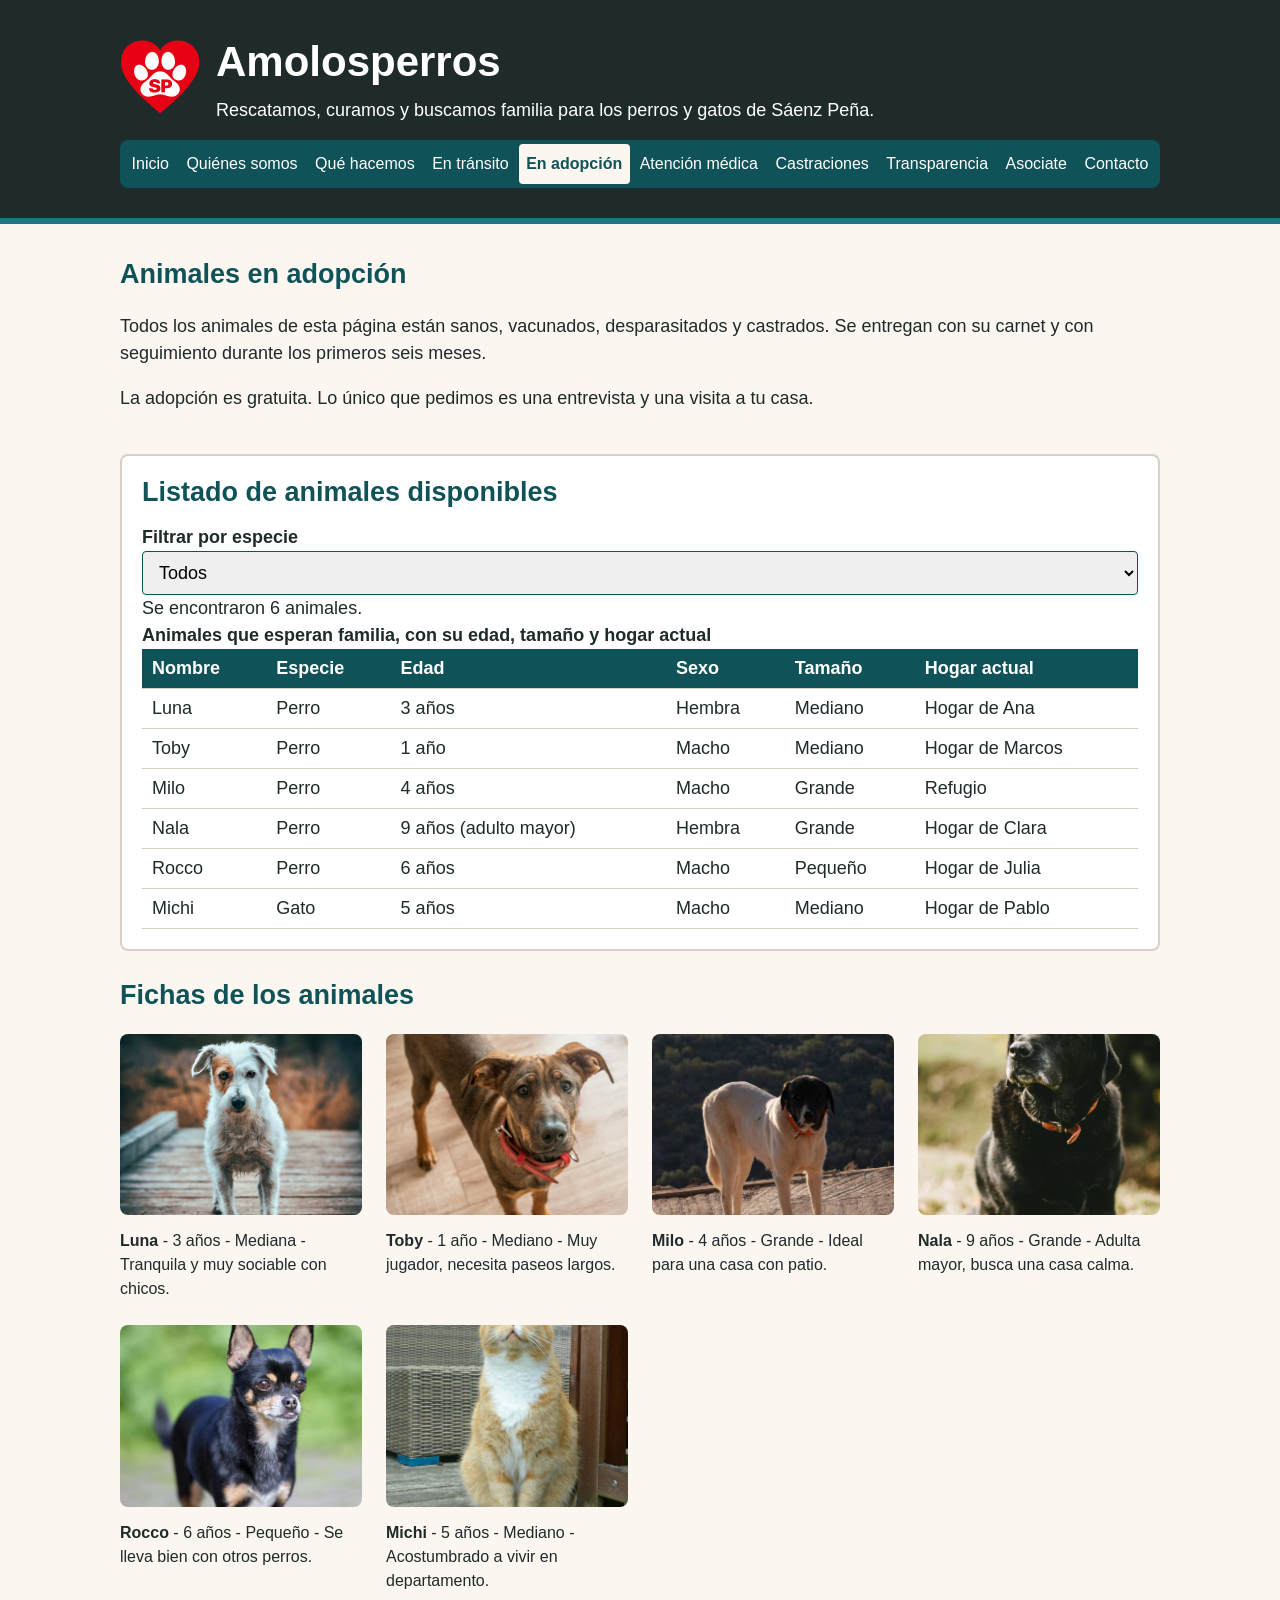
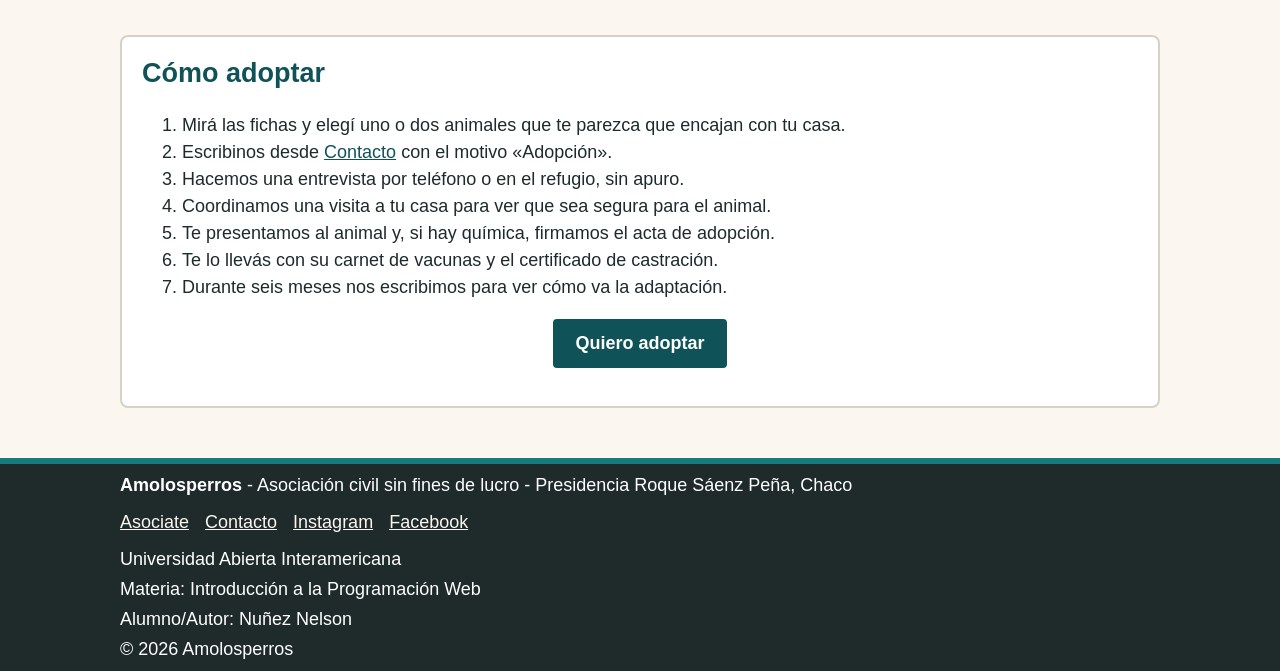
<file: amolosperros/en-adopcion.html>
<!DOCTYPE html>
<html lang="es">
<head>
    <meta charset="UTF-8">
    <meta name="viewport" content="width=device-width, initial-scale=1.0">
    <meta name="author" content="Nuñez Nelson">
    <meta name="robots" content="index, follow">
    <meta name="description" content="Perros y gatos en adopción en Sáenz Peña: sanos, vacunados y castrados. Mirá sus fichas y los pasos para adoptar.">
    <title>En adopción | Amolosperros</title>
    <link rel="icon" href="img/favicon.png">
    <link rel="apple-touch-icon" href="img/apple-touch-icon.png">
    <link rel="stylesheet" href="css/estilos.css">
    <script src="js/comun.js" defer></script>
    <script src="js/datos.js" defer></script>
    <script src="js/tablas.js" defer></script>
</head>
<body>
    <a class="salto" href="#contenido">Saltar al contenido</a>

    <!-- Encabezado -->
    <header>
        <img class="logo" src="img/logo.png" width="320" height="304" alt="Logo de Amolosperros: una huella dentro de un corazón">
        <div class="marca">
            <h1>Amolosperros</h1>
            <p class="lema">Rescatamos, curamos y buscamos familia para los perros y gatos de Sáenz Peña.</p>
             
        </div>

        <!-- Menu principal -->
        <nav aria-label="Principal">
            <button type="button" id="btnMenu" aria-expanded="false" aria-controls="menuPrincipal"><span aria-hidden="true">☰</span> Menú</button>
            <ul id="menuPrincipal">
                <li><a href="index.html">Inicio</a></li>
                <li><a href="quienes-somos.html">Quiénes somos</a></li>
                <li><a href="que-hacemos.html">Qué hacemos</a></li>
                <li><a href="en-transito.html">En tránsito</a></li>
                <li><a href="en-adopcion.html" aria-current="page">En adopción</a></li>
                <li><a href="atencion-medica.html">Atención médica</a></li>
                <li><a href="castraciones.html">Castraciones</a></li>
                <li><a href="transparencia.html">Transparencia</a></li>
                <li><a href="asociate.html">Asociate</a></li>
                <li><a href="contacto.html">Contacto</a></li>
            </ul>
        </nav>
    </header>

    <!-- Contenido de la pagina -->
    <main id="contenido">
        <!-- Presentacion -->
        <section aria-labelledby="tituloEnAdopcion">
            <h2 id="tituloEnAdopcion">Animales en adopción</h2>
            <p>Todos los animales de esta página están sanos, vacunados, desparasitados y castrados.
                Se entregan con su carnet y con seguimiento durante los primeros seis meses.</p>
            <p>La adopción es gratuita. Lo único que pedimos es una entrevista y una visita a tu casa.</p>
        </section>

        <!-- Tabla con filtro por especie -->
        <section class="tarjeta" aria-labelledby="tituloTablaAdopcion">
            <h2 id="tituloTablaAdopcion">Listado de animales disponibles</h2>
            <div>
                <label for="selEspecie">Filtrar por especie</label>
                <select id="selEspecie">
                    <option value="">Todos</option>
                    <option value="perro">Perro</option>
                    <option value="gato">Gato</option>
                </select>
            </div>
            <p id="infoFiltro" class="info" aria-live="polite"></p>
            <div class="tabla-scroll">
                <table id="tablaAdopcion">
                    <caption>Animales que esperan familia, con su edad, tamaño y hogar actual</caption>
                    <thead>
                        <tr>
                            <th scope="col">Nombre</th>
                            <th scope="col">Especie</th>
                            <th scope="col">Edad</th>
                            <th scope="col">Sexo</th>
                            <th scope="col">Tamaño</th>
                            <th scope="col">Hogar actual</th>
                        </tr>
                    </thead>
                    <tbody id="tbodyAdopcion" aria-live="polite"></tbody>
                </table>
            </div>
        </section>

        <!-- Galeria de fichas -->
        <section aria-labelledby="tituloGaleria">
            <h2 id="tituloGaleria">Fichas de los animales</h2>
            <ul class="galeria">
                <li>
                    <figure>
                        <img src="img/adopcion-luna.jpg" width="1200" height="1806"
                             alt="Luna, perra mestiza de pelo claro, echada en el pasto con las orejas levantadas">
                        <figcaption><strong>Luna</strong> - 3 años - Mediana - Tranquila y muy sociable con chicos.</figcaption>
                    </figure>
                </li>
                <li>
                    <figure>
                        <img src="img/adopcion-toby.jpg" width="1200" height="1083" loading="lazy"
                             alt="Toby, perro joven de pelo corto marrón, sentado mirando a la cámara">
                        <figcaption><strong>Toby</strong> - 1 año - Mediano - Muy jugador, necesita paseos largos.</figcaption>
                    </figure>
                </li>
                <li>
                    <figure>
                        <img src="img/adopcion-milo.jpg" width="1000" height="1298" loading="lazy"
                             alt="Milo, perro grande de pelo negro y pecho blanco, parado en el patio">
                        <figcaption><strong>Milo</strong> - 4 años - Grande - Ideal para una casa con patio.</figcaption>
                    </figure>
                </li>
                <li>
                    <figure>
                        <img src="img/adopcion-nala.jpg" width="1200" height="1800" loading="lazy"
                             alt="Nala, perra grande de pelo largo y hocico canoso, descansando a la sombra">
                        <figcaption><strong>Nala</strong> - 9 años - Grande - Adulta mayor, busca una casa calma.</figcaption>
                    </figure>
                </li>
                <li>
                    <figure>
                        <img src="img/adopcion-rocco.jpg" width="1200" height="1200" loading="lazy" alt="Perro en adopción">
                        <figcaption><strong>Rocco</strong> - 6 años - Pequeño - Se lleva bien con otros perros.</figcaption>
                    </figure>
                </li>
                <li>
                    <figure>
                        <img src="img/adopcion-michi.jpg" width="1000" height="1414" loading="lazy"
                             alt="Michi, gato gris atigrado de ojos verdes, apoyado sobre una manta">
                        <figcaption><strong>Michi</strong> - 5 años - Mediano - Acostumbrado a vivir en departamento.</figcaption>
                    </figure>
                </li>
            </ul>
        </section>

        <!-- Pasos para adoptar -->
        <section class="tarjeta" aria-labelledby="tituloPasos">
            <h2 id="tituloPasos">Cómo adoptar</h2>
            <ol>
                <li>Mirá las fichas y elegí uno o dos animales que te parezca que encajan con tu casa.</li>
                <li>Escribinos desde <a href="contacto.html">Contacto</a> con el motivo «Adopción».</li>
                <li>Hacemos una entrevista por teléfono o en el refugio, sin apuro.</li>
                <li>Coordinamos una visita a tu casa para ver que sea segura para el animal.</li>
                <li>Te presentamos al animal y, si hay química, firmamos el acta de adopción.</li>
                <li>Te lo llevás con su carnet de vacunas y el certificado de castración.</li>
                <li>Durante seis meses nos escribimos para ver cómo va la adaptación.</li>
            </ol>
            <p class="acciones">
                <a class="cta" href="contacto.html">Quiero adoptar</a>
            </p>
        </section>
    </main>

    <!-- Pie -->
    <footer>
        <p><strong>Amolosperros</strong> - Asociación civil sin fines de lucro - Presidencia Roque Sáenz Peña, Chaco</p>
        <ul class="enlaces-pie">
            <li><a href="asociate.html">Asociate</a></li>
            <li><a href="contacto.html">Contacto</a></li>
            <li><a href="https://www.instagram.com/amo_los_perros_sp/" target="_blank" rel="noopener">Instagram</a></li>
            <li><a href="https://www.facebook.com/groups/amo.los.perros/" target="_blank" rel="noopener">Facebook</a></li>
        </ul>
        <p>Universidad Abierta Interamericana</p>
        <p>Materia: Introducción a la Programación Web</p>
        <p>Alumno/Autor: Nuñez Nelson</p>
        <p>&copy; 2026 Amolosperros</p>
    </footer>

    <!-- Volver arriba -->
    <button type="button" id="btnArriba">Volver arriba</button>
</body>
</html>
</file>
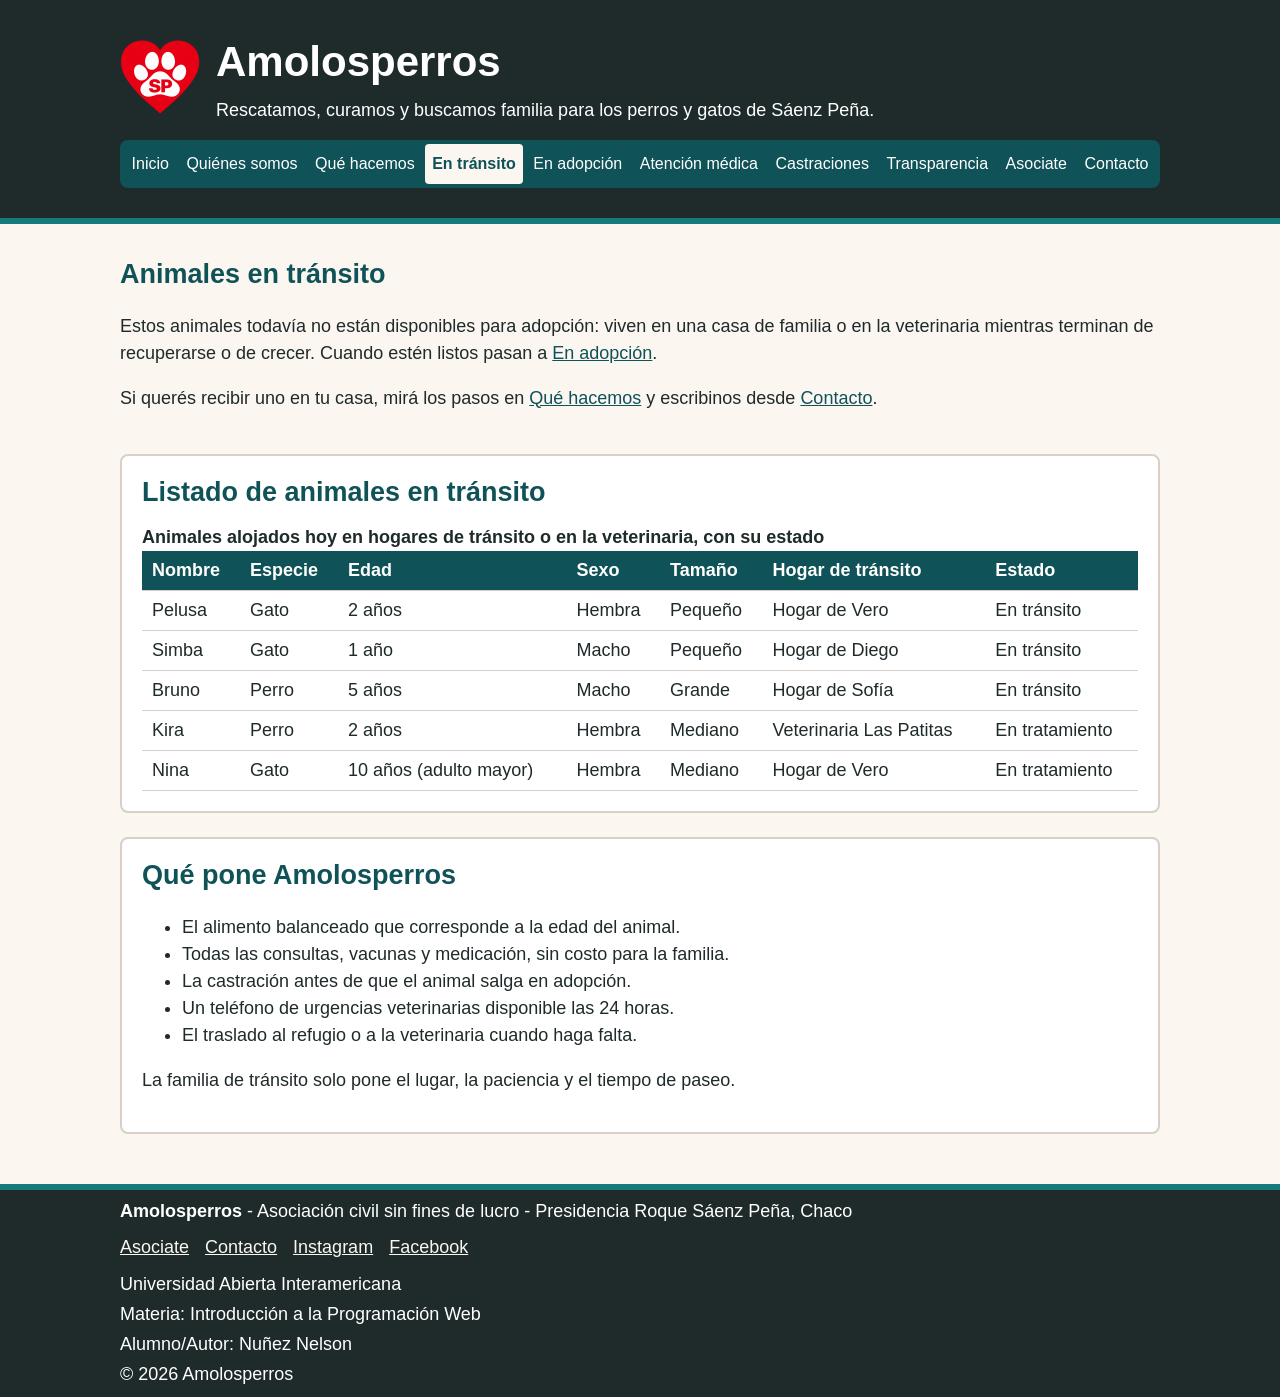
<file: amolosperros/en-transito.html>
<!DOCTYPE html>
<html lang="es">
<head>
    <meta charset="UTF-8">
    <meta name="viewport" content="width=device-width, initial-scale=1.0">
    <meta name="author" content="Nuñez Nelson">
    <meta name="robots" content="index, follow">
    <meta name="description" content="Perros y gatos alojados en hogares de tránsito de Amolosperros mientras se recuperan. Sumate como hogar de tránsito.">
    <title>En tránsito | Amolosperros</title>
    <link rel="icon" href="img/favicon.png">
    <link rel="apple-touch-icon" href="img/apple-touch-icon.png">
    <link rel="stylesheet" href="css/estilos.css">
    <script src="js/comun.js" defer></script>
    <script src="js/datos.js" defer></script>
    <script src="js/tablas.js" defer></script>
</head>
<body>
    <a class="salto" href="#contenido">Saltar al contenido</a>

    <!-- Encabezado -->
    <header>
        <img class="logo" src="img/logo.png" width="320" height="304" alt="Logo de Amolosperros: una huella dentro de un corazón">
        <div class="marca">
            <h1>Amolosperros</h1>
            <p class="lema">Rescatamos, curamos y buscamos familia para los perros y gatos de Sáenz Peña.</p>
             
        </div>

        <!-- Menu principal -->
        <nav aria-label="Principal">
            <button type="button" id="btnMenu" aria-expanded="false" aria-controls="menuPrincipal"><span aria-hidden="true">☰</span> Menú</button>
            <ul id="menuPrincipal">
                <li><a href="index.html">Inicio</a></li>
                <li><a href="quienes-somos.html">Quiénes somos</a></li>
                <li><a href="que-hacemos.html">Qué hacemos</a></li>
                <li><a href="en-transito.html" aria-current="page">En tránsito</a></li>
                <li><a href="en-adopcion.html">En adopción</a></li>
                <li><a href="atencion-medica.html">Atención médica</a></li>
                <li><a href="castraciones.html">Castraciones</a></li>
                <li><a href="transparencia.html">Transparencia</a></li>
                <li><a href="asociate.html">Asociate</a></li>
                <li><a href="contacto.html">Contacto</a></li>
            </ul>
        </nav>
    </header>

    <!-- Contenido de la pagina -->
    <main id="contenido">
        <!-- Presentacion -->
        <section aria-labelledby="tituloTransito">
            <h2 id="tituloTransito">Animales en tránsito</h2>
            <p>Estos animales todavía no están disponibles para adopción: viven en una casa de familia
                o en la veterinaria mientras terminan de recuperarse o de crecer. Cuando estén listos
                pasan a <a href="en-adopcion.html">En adopción</a>.</p>
            <p>Si querés recibir uno en tu casa, mirá los pasos en
                <a href="que-hacemos.html">Qué hacemos</a> y escribinos desde
                <a href="contacto.html">Contacto</a>.</p>
        </section>

        <!-- Tabla de animales en transito -->
        <section class="tarjeta" aria-labelledby="tituloTablaTransito">
            <h2 id="tituloTablaTransito">Listado de animales en tránsito</h2>
            <div class="tabla-scroll">
                <table id="tablaTransito">
                    <caption>Animales alojados hoy en hogares de tránsito o en la veterinaria, con su estado</caption>
                    <thead>
                        <tr>
                            <th scope="col">Nombre</th>
                            <th scope="col">Especie</th>
                            <th scope="col">Edad</th>
                            <th scope="col">Sexo</th>
                            <th scope="col">Tamaño</th>
                            <th scope="col">Hogar de tránsito</th>
                            <th scope="col">Estado</th>
                        </tr>
                    </thead>
                    <tbody id="tbodyTransito" aria-live="polite"></tbody>
                </table>
            </div>
        </section>

        <!-- Que ponemos nosotros -->
        <section class="tarjeta" aria-labelledby="tituloAporte">
            <h2 id="tituloAporte">Qué pone Amolosperros</h2>
            <ul>
                <li>El alimento balanceado que corresponde a la edad del animal.</li>
                <li>Todas las consultas, vacunas y medicación, sin costo para la familia.</li>
                <li>La castración antes de que el animal salga en adopción.</li>
                <li>Un teléfono de urgencias veterinarias disponible las 24 horas.</li>
                <li>El traslado al refugio o a la veterinaria cuando haga falta.</li>
            </ul>
            <p>La familia de tránsito solo pone el lugar, la paciencia y el tiempo de paseo.</p>
        </section>
    </main>

    <!-- Pie -->
    <footer>
        <p><strong>Amolosperros</strong> - Asociación civil sin fines de lucro - Presidencia Roque Sáenz Peña, Chaco</p>
        <ul class="enlaces-pie">
            <li><a href="asociate.html">Asociate</a></li>
            <li><a href="contacto.html">Contacto</a></li>
            <li><a href="https://www.instagram.com/amo_los_perros_sp/" target="_blank" rel="noopener">Instagram</a></li>
            <li><a href="https://www.facebook.com/groups/amo.los.perros/" target="_blank" rel="noopener">Facebook</a></li>
        </ul>
        <p>Universidad Abierta Interamericana</p>
        <p>Materia: Introducción a la Programación Web</p>
        <p>Alumno/Autor: Nuñez Nelson</p>
        <p>&copy; 2026 Amolosperros</p>
    </footer>

    <!-- Volver arriba -->
    <button type="button" id="btnArriba">Volver arriba</button>
</body>
</html>
</file>
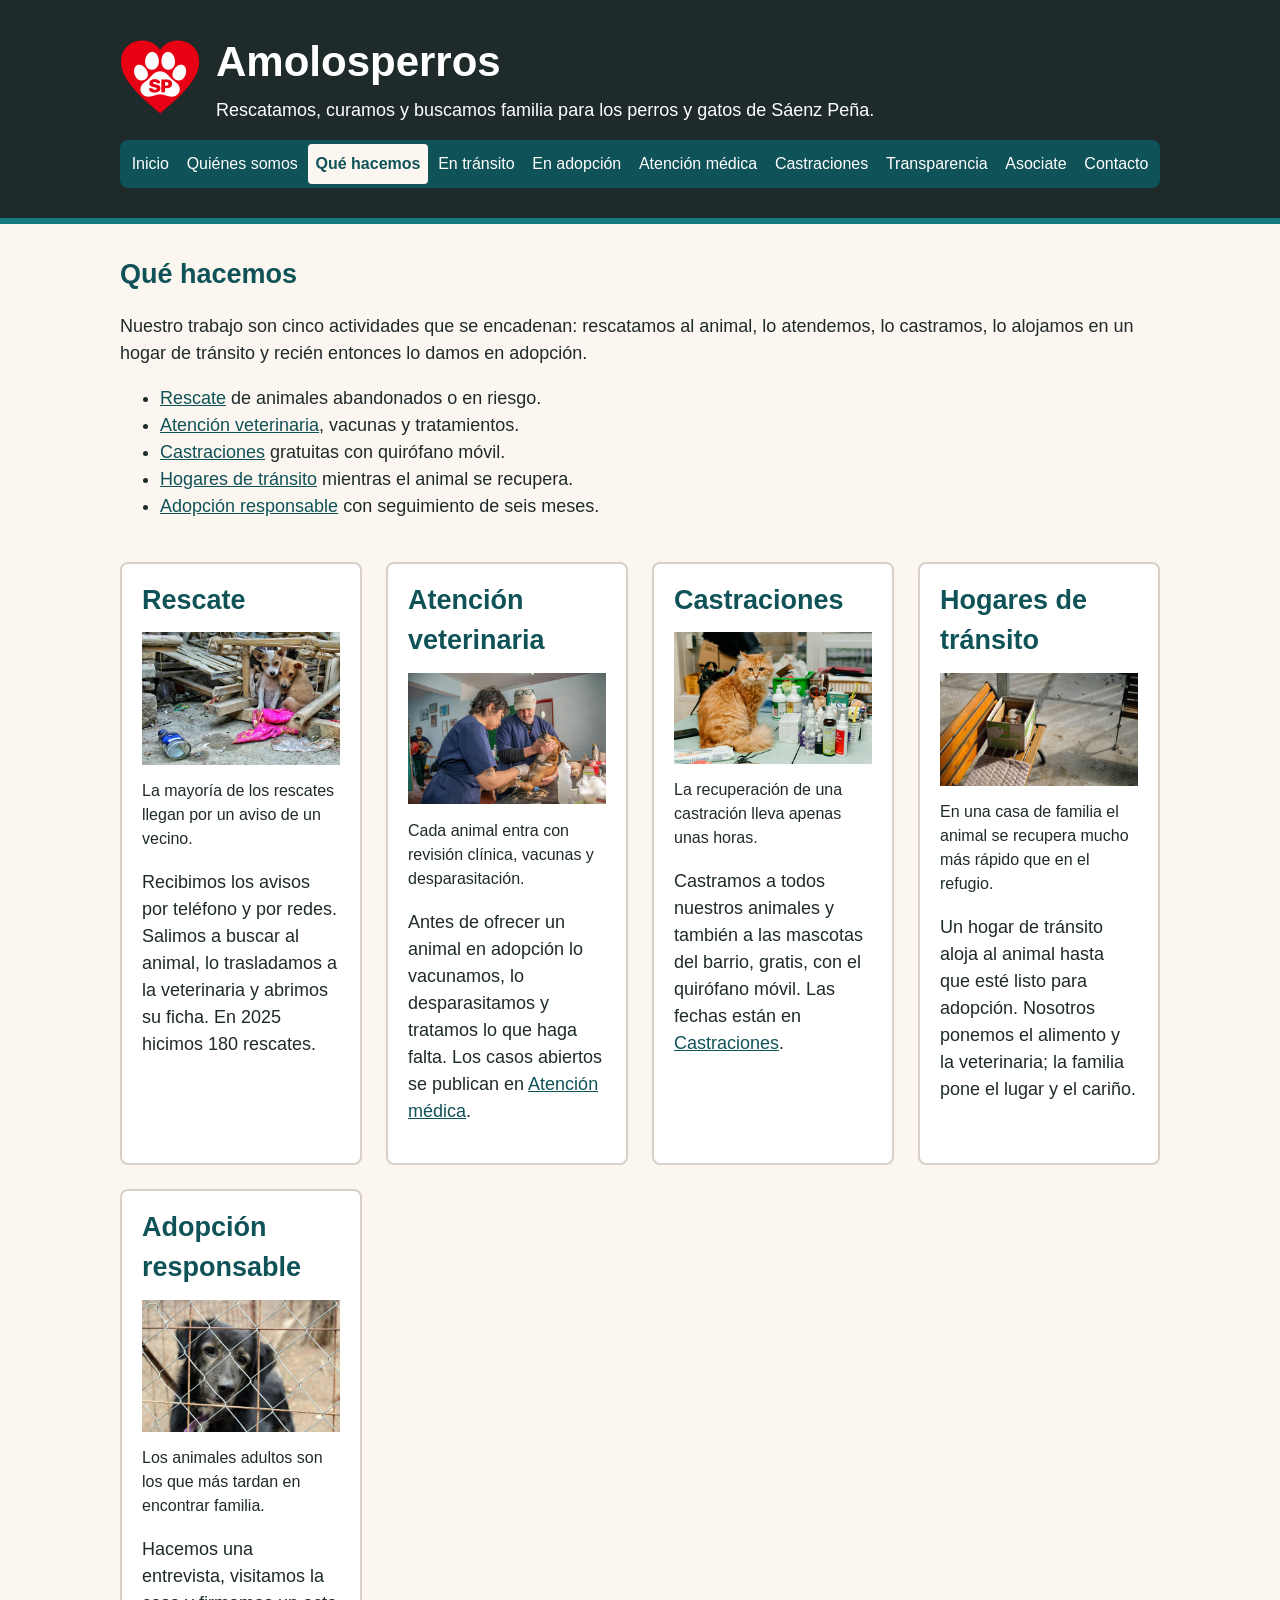
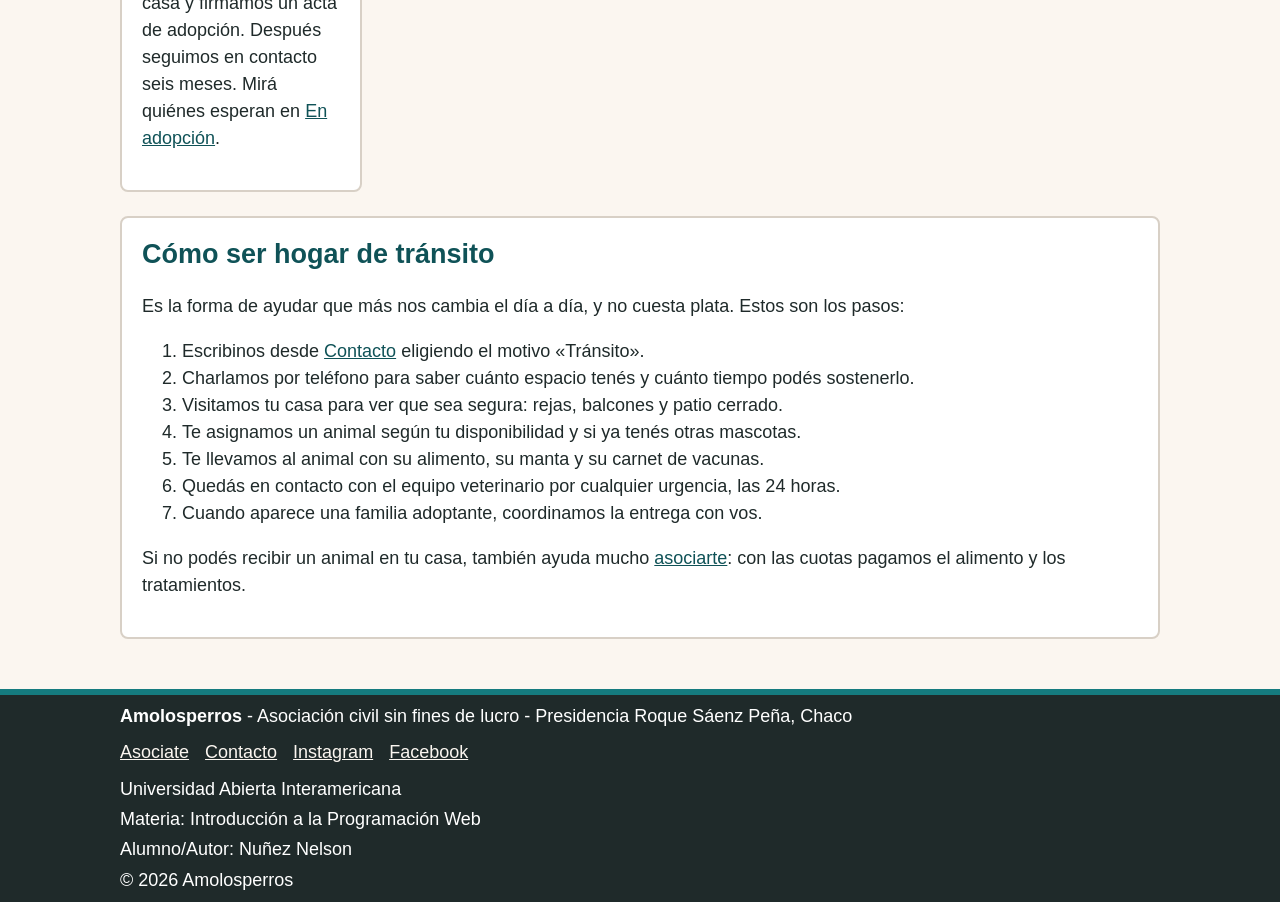
<file: amolosperros/que-hacemos.html>
<!DOCTYPE html>
<html lang="es">
<head>
    <meta charset="UTF-8">
    <meta name="viewport" content="width=device-width, initial-scale=1.0">
    <meta name="author" content="Nuñez Nelson">
    <meta name="robots" content="index, follow">
    <meta name="description" content="Rescate, atención veterinaria, castraciones, hogares de tránsito y adopción responsable: así trabaja Amolosperros en Sáenz Peña.">
    <title>Qué hacemos | Amolosperros</title>
    <link rel="icon" href="img/favicon.png">
    <link rel="apple-touch-icon" href="img/apple-touch-icon.png">
  
  
    <link rel="stylesheet" href="css/estilos.css">
    <script src="js/comun.js" defer></script>
</head>
<body>
    <a class="salto" href="#contenido">Saltar al contenido</a>

    <!-- Encabezado -->
    <header>
        <img class="logo" src="img/logo.png" width="320" height="304" alt="Logo de Amolosperros: una huella dentro de un corazón">
  
        <div class="marca">
            <h1>Amolosperros</h1>
            <p class="lema">Rescatamos, curamos y buscamos familia para los perros y gatos de Sáenz Peña.</p>
             
        </div>

        <!-- Menu principal -->
        <nav aria-label="Principal">
            <button type="button" id="btnMenu" aria-expanded="false" aria-controls="menuPrincipal"><span aria-hidden="true">☰</span> Menú</button>
            <ul id="menuPrincipal">
                <li><a href="index.html">Inicio</a></li>
                <li><a href="quienes-somos.html">Quiénes somos</a></li>
                <li><a href="que-hacemos.html" aria-current="page">Qué hacemos</a></li>
                <li><a href="en-transito.html">En tránsito</a></li>
                <li><a href="en-adopcion.html">En adopción</a></li>
                <li><a href="atencion-medica.html">Atención médica</a></li>
                <li><a href="castraciones.html">Castraciones</a></li>
                <li><a href="transparencia.html">Transparencia</a></li>
                <li><a href="asociate.html">Asociate</a></li>
                <li><a href="contacto.html">Contacto</a></li>
            </ul>
        </nav>
    </header>

    <!-- Contenido de la pagina -->
    <main id="contenido">
        <!-- Presentacion -->
        <section aria-labelledby="tituloQueHacemos">
            <h2 id="tituloQueHacemos">Qué hacemos</h2>
            <p>Nuestro trabajo son cinco actividades que se encadenan: rescatamos al animal, lo atendemos,
                lo castramos, lo alojamos en un hogar de tránsito y recién entonces lo damos en adopción.</p>
            <!-- Servicios -->
            <ul>
                <li><a href="#tituloRescate">Rescate</a> de animales abandonados o en riesgo.</li>
                <li><a href="#tituloAtencion">Atención veterinaria</a>, vacunas y tratamientos.</li>
                <li><a href="#tituloCastracion">Castraciones</a> gratuitas con quirófano móvil.</li>
                <li><a href="#tituloTransito">Hogares de tránsito</a> mientras el animal se recupera.</li>
                <li><a href="#tituloAdopcion">Adopción responsable</a> con seguimiento de seis meses.</li>
            </ul>
        </section>

        <!-- Actividades -->
        <div class="columnas">
            <section class="tarjeta" aria-labelledby="tituloRescate">
                <h2 id="tituloRescate">Rescate</h2>
                <figure>
                    <img src="img/actividad-rescate.jpg" width="1200" height="805"
                         alt="Perro blanco y marrón atado junto a un portón, esperando ser rescatado">
                    <figcaption>La mayoría de los rescates llegan por un aviso de un vecino.</figcaption>
                </figure>
                <p>Recibimos los avisos por teléfono y por redes. Salimos a buscar al animal, lo trasladamos
                    a la veterinaria y abrimos su ficha. En 2025 hicimos 180 rescates.</p>
            </section>

            <section class="tarjeta" aria-labelledby="tituloAtencion">
                <h2 id="tituloAtencion">Atención veterinaria</h2>
                <figure>
                    <img src="img/actividad-atencion.jpg" width="1200" height="799" loading="lazy"
                         alt="Veterinaria revisando con el estetoscopio a un perro sobre la camilla">
                    <figcaption>Cada animal entra con revisión clínica, vacunas y desparasitación.</figcaption>
                </figure>
                <p>Antes de ofrecer un animal en adopción lo vacunamos, lo desparasitamos y tratamos lo que
                    haga falta. Los casos abiertos se publican en <a href="atencion-medica.html">Atención médica</a>.</p>
            </section>

            <section class="tarjeta" aria-labelledby="tituloCastracion">
                <h2 id="tituloCastracion">Castraciones</h2>
                <figure>
                    <img src="img/actividad-castracion.jpg" width="1200" height="800" loading="lazy"
                         alt="Gato gris recuperándose de la castración envuelto en una manta celeste">
                    <figcaption>La recuperación de una castración lleva apenas unas horas.</figcaption>
                </figure>
                <p>Castramos a todos nuestros animales y también a las mascotas del barrio, gratis, con el
                    quirófano móvil. Las fechas están en <a href="castraciones.html">Castraciones</a>.</p>
            </section>

            <section class="tarjeta" aria-labelledby="tituloTransito">
                <h2 id="tituloTransito">Hogares de tránsito</h2>
                <figure>
                    <img src="img/actividad-transito.jpg" width="1200" height="688" loading="lazy"
                         alt="Cachorro negro durmiendo sobre el sillón de una casa de familia">
                    <figcaption>En una casa de familia el animal se recupera mucho más rápido que en el refugio.</figcaption>
                </figure>
                <p>Un hogar de tránsito aloja al animal hasta que esté listo para adopción. Nosotros ponemos
                    el alimento y la veterinaria; la familia pone el lugar y el cariño.</p>
            </section>

            <section class="tarjeta" aria-labelledby="tituloAdopcion">
                <h2 id="tituloAdopcion">Adopción responsable</h2>
                <figure>
                    <img src="img/actividad-adopcion.jpg" width="1200" height="800" loading="lazy"
                         alt="Perro negro de hocico canoso mirando a través del alambrado del refugio">
                    <figcaption>Los animales adultos son los que más tardan en encontrar familia.</figcaption>
                </figure>
                <p>Hacemos una entrevista, visitamos la casa y firmamos un acta de adopción. Después seguimos
                    en contacto seis meses. Mirá quiénes esperan en <a href="en-adopcion.html">En adopción</a>.</p>
            </section>
        </div>

        <!-- Como ser hogar de transito -->
        <section class="tarjeta" aria-labelledby="tituloComoTransito">
            <h2 id="tituloComoTransito">Cómo ser hogar de tránsito</h2>
            <p>Es la forma de ayudar que más nos cambia el día a día, y no cuesta plata. Estos son los pasos:</p>
            <ol>
                <li>Escribinos desde <a href="contacto.html">Contacto</a> eligiendo el motivo «Tránsito».</li>
                <li>Charlamos por teléfono para saber cuánto espacio tenés y cuánto tiempo podés sostenerlo.</li>
                <li>Visitamos tu casa para ver que sea segura: rejas, balcones y patio cerrado.</li>
                <li>Te asignamos un animal según tu disponibilidad y si ya tenés otras mascotas.</li>
                <li>Te llevamos al animal con su alimento, su manta y su carnet de vacunas.</li>
                <li>Quedás en contacto con el equipo veterinario por cualquier urgencia, las 24 horas.</li>
                <li>Cuando aparece una familia adoptante, coordinamos la entrega con vos.</li>
            </ol>
            <p>Si no podés recibir un animal en tu casa, también ayuda mucho
                <a href="asociate.html">asociarte</a>: con las cuotas pagamos el alimento y los tratamientos.</p>
        </section>
    </main>

    <!-- Pie -->
    <footer>
        <p><strong>Amolosperros</strong> - Asociación civil sin fines de lucro - Presidencia Roque Sáenz Peña, Chaco</p>
        <ul class="enlaces-pie">
            <li><a href="asociate.html">Asociate</a></li>
            <li><a href="contacto.html">Contacto</a></li>
            <li><a href="https://www.instagram.com/amo_los_perros_sp/" target="_blank" rel="noopener">Instagram</a></li>
            <li><a href="https://www.facebook.com/groups/amo.los.perros/" target="_blank" rel="noopener">Facebook</a></li>
        </ul>
        <p>Universidad Abierta Interamericana</p>
        <p>Materia: Introducción a la Programación Web</p>
        <p>Alumno/Autor: Nuñez Nelson</p>
        <p>&copy; 2026 Amolosperros</p>
    </footer>

    <!-- Volver arriba -->
    <button type="button" id="btnArriba">Volver arriba</button>
</body>
</html>
</file>
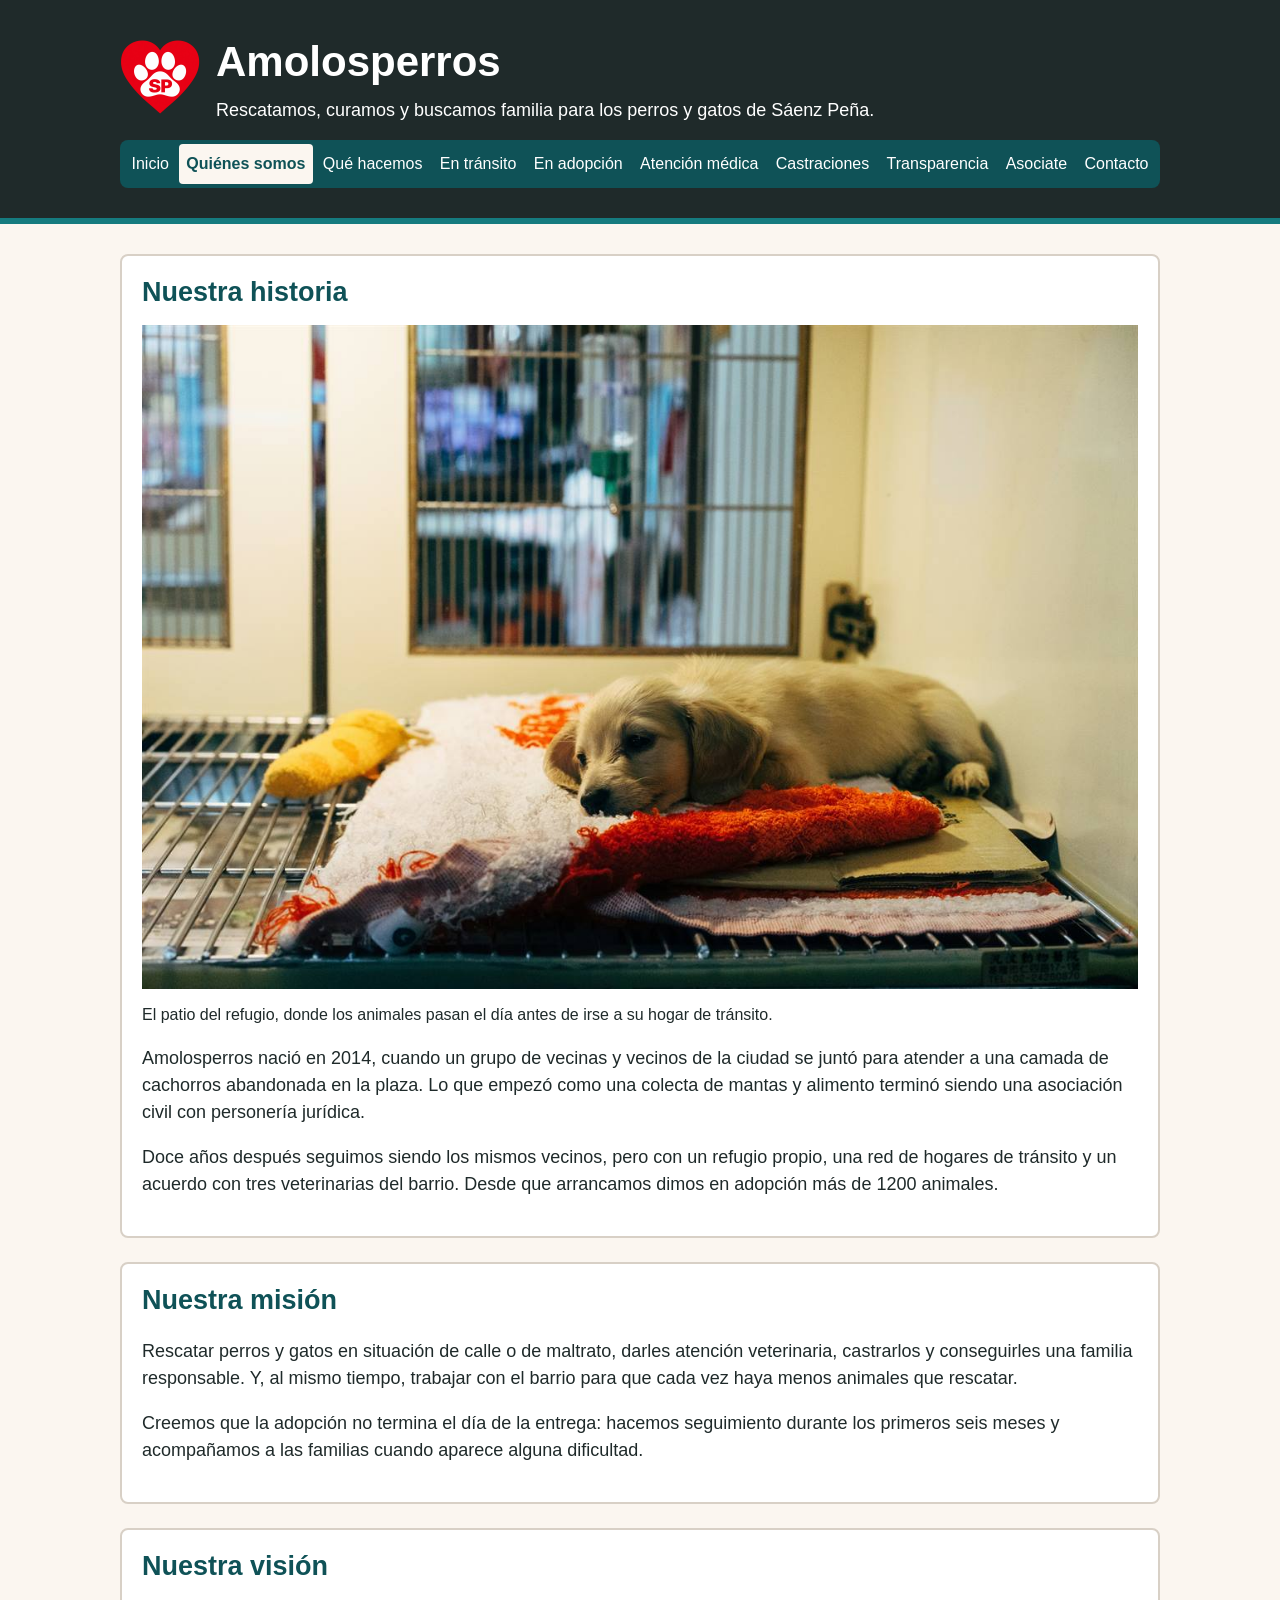
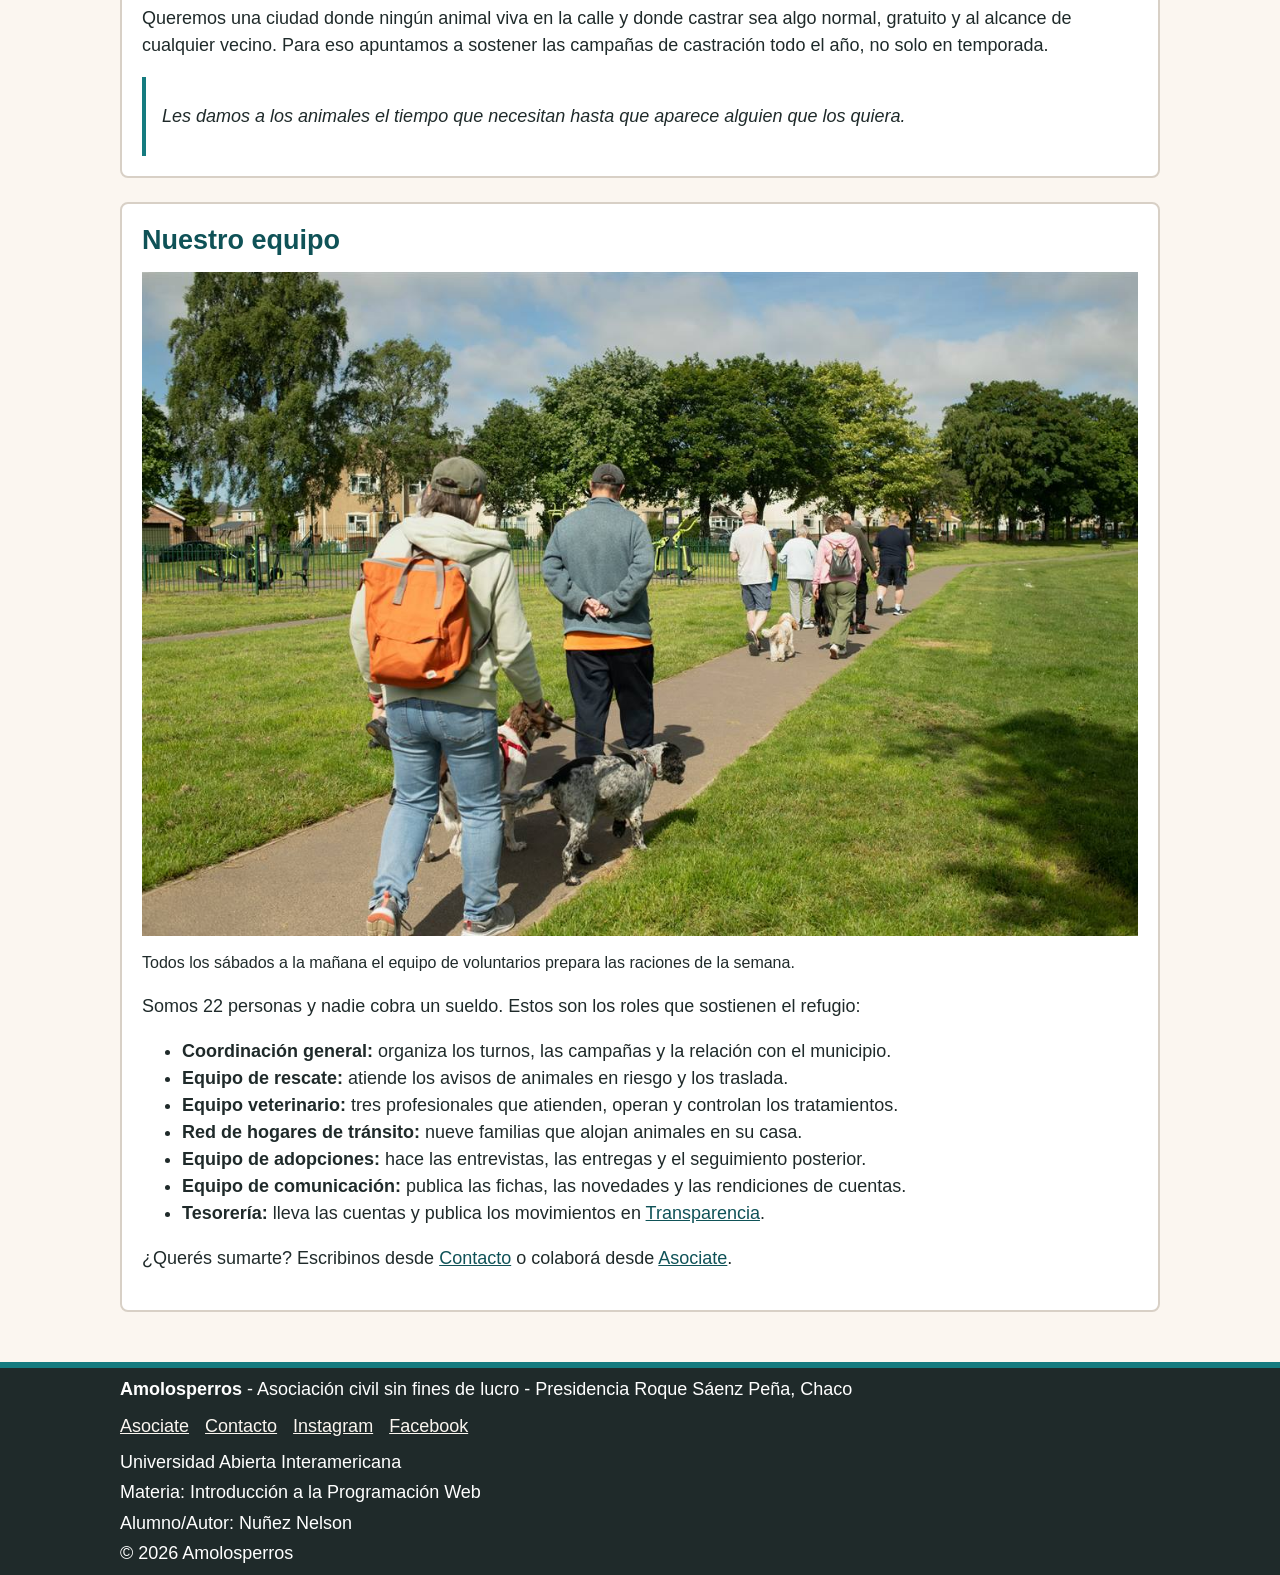
<file: amolosperros/quienes-somos.html>
<!DOCTYPE html>
<html lang="es">
<head>
    <meta charset="UTF-8">
    <meta name="viewport" content="width=device-width, initial-scale=1.0">
    <meta name="author" content="Nuñez Nelson">
    <meta name="robots" content="index, follow">
    <meta name="description" content="Historia, misión, visión y equipo de Amolosperros, la asociación civil de vecinas y vecinos de Sáenz Peña que rescata perros y gatos.">
    <title>Quiénes somos | Amolosperros</title>
    <link rel="icon" href="img/favicon.png">
    <link rel="apple-touch-icon" href="img/apple-touch-icon.png">
    <link rel="stylesheet" href="css/estilos.css">
    <script src="js/comun.js" defer></script>
</head>


<body>
    <a class="salto" href="#contenido">Saltar al contenido</a>

    <!-- Encabezado -->
    <header>
        <img class="logo" src="img/logo.png" width="320" height="304" alt="Logo de Amolosperros: una huella dentro de un corazón">
        <div class="marca">
            <h1>Amolosperros</h1>
            <p class="lema">Rescatamos, curamos y buscamos familia para los perros y gatos de Sáenz Peña.</p>
             
        </div>

        <!-- Menu principal -->
        <nav aria-label="Principal">
            <button type="button" id="btnMenu" aria-expanded="false" aria-controls="menuPrincipal"><span aria-hidden="true">☰</span> Menú</button>
            <ul id="menuPrincipal">
                <li><a href="index.html">Inicio</a></li>
                <li><a href="quienes-somos.html" aria-current="page">Quiénes somos</a></li>
                <li><a href="que-hacemos.html">Qué hacemos</a></li>
                <li><a href="en-transito.html">En tránsito</a></li>
                <li><a href="en-adopcion.html">En adopción</a></li>
                <li><a href="atencion-medica.html">Atención médica</a></li>
                <li><a href="castraciones.html">Castraciones</a></li>
                <li><a href="transparencia.html">Transparencia</a></li>
                <li><a href="asociate.html">Asociate</a></li>
                <li><a href="contacto.html">Contacto</a></li>
            </ul>
        </nav>
    </header>

    <!-- Contenido de la pagina -->
    <main id="contenido">
        <!-- Historia -->
        <section class="tarjeta" aria-labelledby="tituloHistoria">
            <h2 id="tituloHistoria">Nuestra historia</h2>
            <figure>
                <img src="img/quienes-somos-refugio.jpg" width="1200" height="800"
                     alt="Varios perros descansando al sol en el patio del refugio">
                <figcaption>El patio del refugio, donde los animales pasan el día antes de irse a su hogar de tránsito.</figcaption>
            </figure>
            <p>Amolosperros nació en 2014, cuando un grupo de vecinas y vecinos de la ciudad se juntó para
                atender a una camada de cachorros abandonada en la plaza. Lo que empezó como una colecta de
                mantas y alimento terminó siendo una asociación civil con personería jurídica.</p>
            <p>Doce años después seguimos siendo los mismos vecinos, pero con un refugio propio, una red de
                hogares de tránsito y un acuerdo con tres veterinarias del barrio. Desde que arrancamos dimos
                en adopción más de 1200 animales.</p>
        </section>

        <!-- Mision y vision -->
        <section class="tarjeta" aria-labelledby="tituloMision">
            <h2 id="tituloMision">Nuestra misión</h2>
            <p>Rescatar perros y gatos en situación de calle o de maltrato, darles atención veterinaria,
                castrarlos y conseguirles una familia responsable. Y, al mismo tiempo, trabajar con el barrio
                para que cada vez haya menos animales que rescatar.</p>
            <p>Creemos que la adopción no termina el día de la entrega: hacemos seguimiento durante los
                primeros seis meses y acompañamos a las familias cuando aparece alguna dificultad.</p>
        </section>

        <section class="tarjeta" aria-labelledby="tituloVision">
            <h2 id="tituloVision">Nuestra visión</h2>
            <p>Queremos una ciudad donde ningún animal viva en la calle y donde castrar sea algo normal,
                gratuito y al alcance de cualquier vecino. Para eso apuntamos a sostener las campañas de
                castración todo el año, no solo en temporada.</p>
            <blockquote>
                <p>Les damos a los animales el tiempo que necesitan hasta que aparece alguien que los quiera.</p>
            </blockquote>
        </section>

        <!-- Equipo -->
        <section class="tarjeta" aria-labelledby="tituloEquipo">
            <h2 id="tituloEquipo">Nuestro equipo</h2>
            <figure>
                <img src="img/quienes-somos-equipo.jpg" width="1200" height="800" loading="lazy"
                     alt="Dos voluntarias con delantal preparando las raciones de alimento del día">
                <figcaption>Todos los sábados a la mañana el equipo de voluntarios prepara las raciones de la semana.</figcaption>
            </figure>
            <p>Somos 22 personas y nadie cobra un sueldo. Estos son los roles que sostienen el refugio:</p>
            <ul>
                <li><strong>Coordinación general:</strong> organiza los turnos, las campañas y la relación con el municipio.</li>
                <li><strong>Equipo de rescate:</strong> atiende los avisos de animales en riesgo y los traslada.</li>
                <li><strong>Equipo veterinario:</strong> tres profesionales que atienden, operan y controlan los tratamientos.</li>
                <li><strong>Red de hogares de tránsito:</strong> nueve familias que alojan animales en su casa.</li>
                <li><strong>Equipo de adopciones:</strong> hace las entrevistas, las entregas y el seguimiento posterior.</li>
                <li><strong>Equipo de comunicación:</strong> publica las fichas, las novedades y las rendiciones de cuentas.</li>
                <li><strong>Tesorería:</strong> lleva las cuentas y publica los movimientos en <a href="transparencia.html">Transparencia</a>.</li>
            </ul>
            <p>¿Querés sumarte? Escribinos desde <a href="contacto.html">Contacto</a> o colaborá
                desde <a href="asociate.html">Asociate</a>.</p>
        </section>
    </main>

    <!-- Pie -->
    <footer>
        <p><strong>Amolosperros</strong> - Asociación civil sin fines de lucro - Presidencia Roque Sáenz Peña, Chaco</p>
        <ul class="enlaces-pie">
            <li><a href="asociate.html">Asociate</a></li>
            <li><a href="contacto.html">Contacto</a></li>
            <li><a href="https://www.instagram.com/amo_los_perros_sp/" target="_blank" rel="noopener">Instagram</a></li>
            <li><a href="https://www.facebook.com/groups/amo.los.perros/" target="_blank" rel="noopener">Facebook</a></li>
        </ul>
        <p>Universidad Abierta Interamericana</p>
        <p>Materia: Introducción a la Programación Web</p>
        <p>Alumno/Autor: Nuñez Nelson</p>
        <p>&copy; 2026 Amolosperros</p>
    </footer>

    <!-- Volver arriba -->
    <button type="button" id="btnArriba">Volver arriba</button>
</body>
</html>
</file>
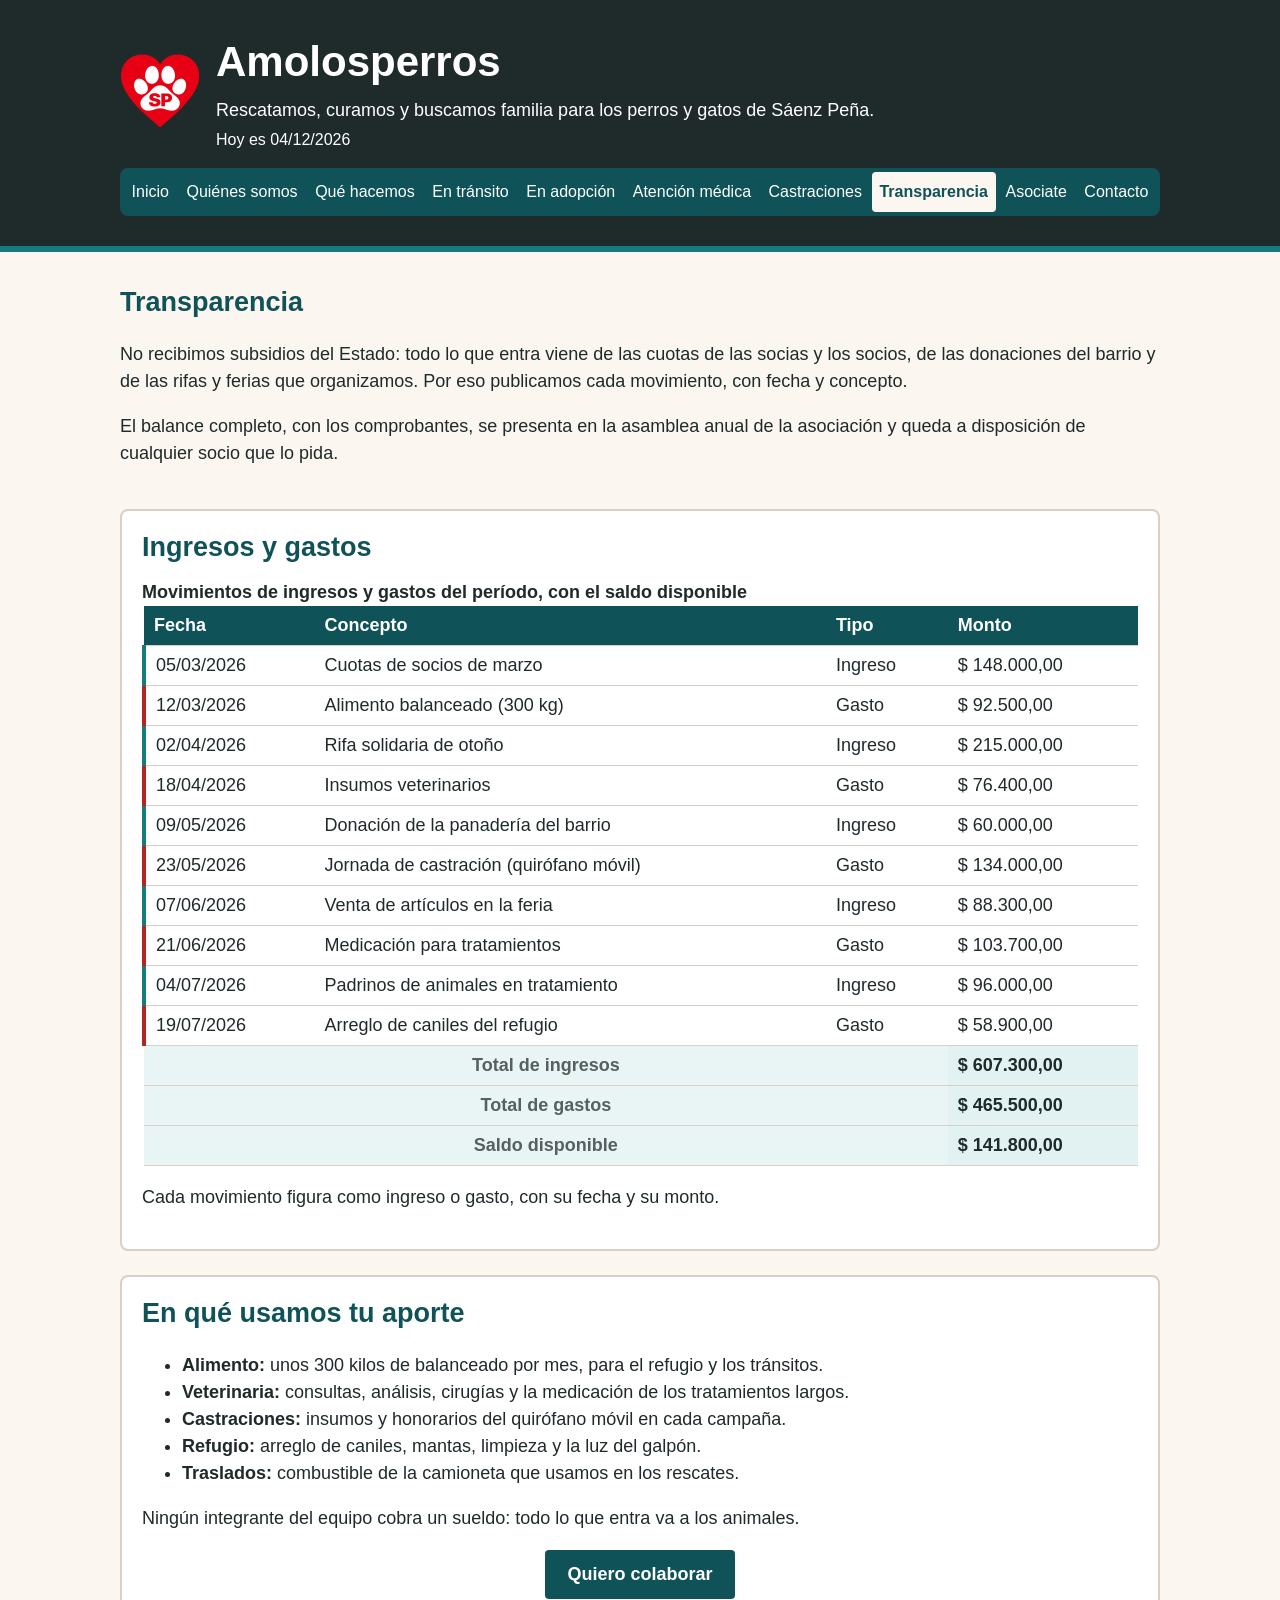
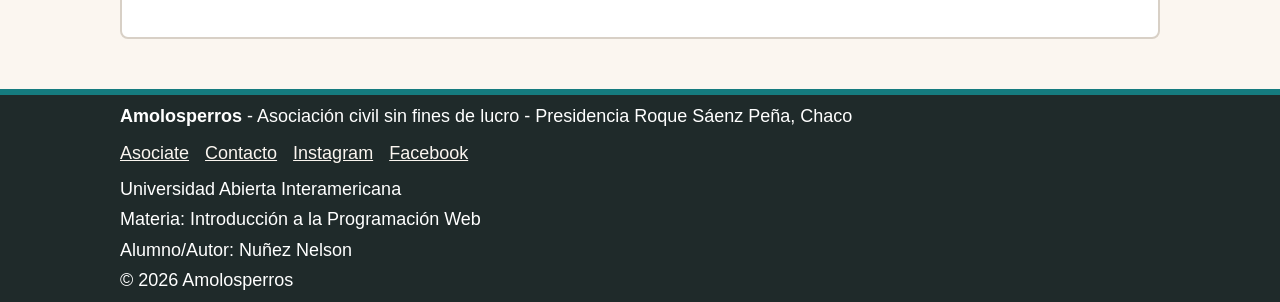
<file: amolosperros/transparencia.html>
<!DOCTYPE html>
<html lang="es">
<head>
    <meta charset="UTF-8">
    <meta name="viewport" content="width=device-width, initial-scale=1.0">
    <meta name="author" content="Nuñez Nelson">
    <meta name="robots" content="index, follow">
    <meta name="description" content="Ingresos, gastos y saldo de Amolosperros, publicados movimiento por movimiento. Mirá en qué usamos tu aporte.">
    <title>Transparencia | Amolosperros</title>
    <link rel="icon" href="img/favicon.png">
    <link rel="apple-touch-icon" href="img/apple-touch-icon.png">
    
    
    <link rel="stylesheet" href="css/estilos.css">
    <script src="js/comun.js" defer></script>
    <script src="js/datos.js" defer></script>
    <script src="js/tablas.js" defer></script>
</head>


<body>
    <a class="salto" href="#contenido">Saltar al contenido</a>
    <!-- Encabezado -->
    <header>
        <img class="logo" src="img/logo.png" width="320" height="304" alt="Logo de Amolosperros: una huella dentro de un corazón">
        <div class="marca">
            <h1>Amolosperros</h1>
            <p class="lema">Rescatamos, curamos y buscamos familia para los perros y gatos de Sáenz Peña.</p>
            <p id="fechaActual"></p>
        </div>

        <!-- Menu principal -->
        <nav aria-label="Principal">
            <button type="button" id="btnMenu" aria-expanded="false" aria-controls="menuPrincipal"><span aria-hidden="true">☰</span> Menú</button>
            <ul id="menuPrincipal">
                <li><a href="index.html">Inicio</a></li>
                <li><a href="quienes-somos.html">Quiénes somos</a></li>
                <li><a href="que-hacemos.html">Qué hacemos</a></li>
                <li><a href="en-transito.html">En tránsito</a></li>
                <li><a href="en-adopcion.html">En adopción</a></li>
                <li><a href="atencion-medica.html">Atención médica</a></li>
                <li><a href="castraciones.html">Castraciones</a></li>
                <li><a href="transparencia.html" aria-current="page">Transparencia</a></li>
                <li><a href="asociate.html">Asociate</a></li>
                <li><a href="contacto.html">Contacto</a></li>
            </ul>
        </nav>
    </header>

    <!-- Contenido de la pagina -->
    <main id="contenido">
        <!-- Presentacion -->
        <section aria-labelledby="tituloTransparencia">
            <h2 id="tituloTransparencia">Transparencia</h2>
            <p>No recibimos subsidios del Estado: todo lo que entra viene de las cuotas de las socias y los socios, de las
                donaciones del barrio y de las rifas y ferias que organizamos. Por eso publicamos cada
                movimiento, con fecha y concepto.</p>
            <p>El balance completo, con los comprobantes, se presenta en la asamblea anual de la asociación
                y queda a disposición de cualquier socio que lo pida.</p>
        </section>

        <!-- Tabla de movimientos -->
        <section class="tarjeta" aria-labelledby="tituloTablaMovimientos">
            <h2 id="tituloTablaMovimientos">Ingresos y gastos</h2>
            <div class="tabla-scroll">
                <table id="tablaMovimientos">
                    <caption>Movimientos de ingresos y gastos del período, con el saldo disponible</caption>
                    <thead>
                        <tr>
                            <th scope="col">Fecha</th>
                            <th scope="col">Concepto</th>
                            <th scope="col">Tipo</th>
                            <th scope="col">Monto</th>
                        </tr>
                    </thead>
                    <tbody id="tbodyMovimientos" aria-live="polite"></tbody>
                    <tfoot id="tfootMovimientos"></tfoot>
                </table>
            </div>
            <p>Cada movimiento figura como ingreso o gasto, con su fecha y su monto.</p>
        </section>

        <!-- En que usamos el aporte -->
        <section class="tarjeta" aria-labelledby="tituloUso">
            <h2 id="tituloUso">En qué usamos tu aporte</h2>
            <ul>
                <li><strong>Alimento:</strong> unos 300 kilos de balanceado por mes, para el refugio y los tránsitos.</li>
                <li><strong>Veterinaria:</strong> consultas, análisis, cirugías y la medicación de los tratamientos largos.</li>
                <li><strong>Castraciones:</strong> insumos y honorarios del quirófano móvil en cada campaña.</li>
                <li><strong>Refugio:</strong> arreglo de caniles, mantas, limpieza y la luz del galpón.</li>
                <li><strong>Traslados:</strong> combustible de la camioneta que usamos en los rescates.</li>
            </ul>
            <p>Ningún integrante del equipo cobra un sueldo: todo lo que entra va a los animales.</p>
            <p class="acciones">
                <a class="cta" href="asociate.html">Quiero colaborar</a>
            </p>
        </section>
    </main>

    <!-- Pie -->
    <footer>
        <p><strong>Amolosperros</strong> - Asociación civil sin fines de lucro - Presidencia Roque Sáenz Peña, Chaco</p>
        <ul class="enlaces-pie">
            <li><a href="asociate.html">Asociate</a></li>
            <li><a href="contacto.html">Contacto</a></li>
            <li><a href="https://www.instagram.com/amo_los_perros_sp/" target="_blank" rel="noopener">Instagram</a></li>
            <li><a href="https://www.facebook.com/groups/amo.los.perros/" target="_blank" rel="noopener">Facebook</a></li>
        </ul>
        <p>Universidad Abierta Interamericana</p>
        <p>Materia: Introducción a la Programación Web</p>
        <p>Alumno/Autor: Nuñez Nelson</p>
        <p>&copy; 2026 Amolosperros</p>
    </footer>
</body>



</html>
</file>
<file: amolosperros/css/estilos.css>
:root {
    --fondo: #fbf6f0;
    --texto: #1f2a2a;
    --acento: #0f5257;
    --acento-hover: #157b7f;
    --linea: #d8d0c6;
    --error: #b3261e;
    --resaltado: #e2f1f1;
    --foco: #fff7d6;
}

* {
    box-sizing: border-box;
}

body {
    min-height: 100vh;
    display: flex;
    flex-direction: column;
    margin: 0;
    background: var(--fondo);
    color: var(--texto);
    font: 1.125rem/1.5 Calibri, Carlito, "Segoe UI", sans-serif;
}

img {
    max-width: 100%;
    height: auto;
}

/* Saltar al contenido */
.salto {
    position: absolute;
    left: -62rem;
    top: 0;
    padding: 0.5rem 1rem;
    background: var(--acento);
    color: #fff;
}

.salto:focus {
    left: 0;
}

/* Encabezado y pie */
header,
footer {
    padding: 1.875rem max(1.25rem, (100% - 65rem) / 2);
    color: #fff;
    background: var(--texto);
    border-bottom: 6px solid var(--acento-hover);
}

header {
    display: flex;
    flex-wrap: wrap;
    align-items: center;
    gap: 1rem;
}

.logo {
    width: 5rem;
}

.marca {
    flex: 1 1 15rem;
}

.lema {
    margin: 0.25rem 0 0;
}

#fechaActual {
    margin: 0.25rem 0 0;
    font-size: 1rem;
}

footer {
    padding-block: 0.3125rem;
    border-bottom: none;
    border-top: 6px solid var(--acento-hover);
}

footer p {
    margin: 0.2rem 0;
}

footer a {
    color: var(--fondo);
}

.enlaces-pie {
    display: flex;
    flex-wrap: wrap;
    gap: 1rem;
    margin: 0.6rem 0;
    padding: 0;
    list-style: none;
}

h1 {
    margin: 0;
    font-size: clamp(2rem, 5vw, 2.625rem);
}

h2,
legend {
    margin: 0 0 0.75rem;
    padding: 0;
    color: var(--acento);
}

h3 {
    margin: 0 0 0.5rem;
    color: var(--acento);
}

main {
    flex: 1;
    display: grid;
    grid-template-columns: minmax(0, 1fr);
    gap: 1.5rem;
    align-content: start;
    width: min(100% - 2.5rem, 65rem);
    margin: 0 auto;
    padding: 1.875rem 0 3.125rem;
}

a {
    color: var(--acento);
}

a:hover {
    color: var(--acento-hover);
}

.tarjeta {
    padding: 1rem 1.25rem 1.25rem;
    background: #fff;
    border: 2px solid var(--linea);
    border-radius: 0.5rem;
}

/* Navegacion */
nav {
    flex-basis: 100%;
}

nav ul {
    display: flex;
    flex-direction: row;
    flex-wrap: nowrap;
    gap: 0.15rem;
    margin: 0;
    padding: 0.25rem;
    list-style: none;
    background: var(--acento);
    border-radius: 0.5rem;
    font-size: clamp(0.85rem, 1.45vw, 1rem);
}

nav li {
    flex: 1 1 auto;
}

nav a {
    display: block;
    padding: 0.5em 0.45em;
    color: #fff;
    text-align: center;
    white-space: nowrap;
    text-decoration: none;
    border-radius: 0.25rem;
}

nav a:hover {
    color: #fff;
    background: var(--acento-hover);
}

nav a[aria-current="page"] {
    background: var(--fondo);
    color: var(--acento);
    font-weight: 700;
}

nav a:focus-visible,
#btnMenu:focus-visible {
    outline: 0.2rem solid #fff;
    outline-offset: 0.15rem;
}

#btnMenu {
    display: none;
    min-height: 2.75rem;
    padding: 0.5rem 1rem;
    background: var(--acento-hover);
    border-color: #fff;
    border-radius: 0.25rem;
}

/* Secciones de contenido */
figure {
    margin: 0;
}

figcaption {
    padding-top: 0.4rem;
    font-size: 1rem;
}

blockquote {
    margin: 0;
    padding: 0.5rem 0 0.5rem 1rem;
    border-left: 0.3rem solid var(--acento-hover);
    font-style: italic;
}

.columnas {
    display: grid;
    grid-template-columns: repeat(auto-fit, minmax(15rem, 1fr));
    gap: 1.5rem;
}

.galeria {
    display: grid;
    grid-template-columns: repeat(auto-fit, minmax(14rem, 1fr));
    gap: 1.5rem;
    padding: 0;
    list-style: none;
}

.galeria img {
    width: 100%;
    aspect-ratio: 4 / 3;
    object-fit: cover;
    border-radius: 0.5rem;
}

.destacado {
    border-left: 0.3rem solid var(--acento-hover);
    background: var(--resaltado);
}

/* Botones de llamado a la accion */
.cta {
    display: inline-block;
    padding: 0.7rem 1.4rem;
    background: var(--acento);
    color: #fff;
    font-weight: 700;
    text-decoration: none;
    border-radius: 0.25rem;
}

.cta:hover {
    background: var(--acento-hover);
    color: #fff;
}

.acciones {
    display: flex;
    flex-wrap: wrap;
    justify-content: center;
    gap: 0.75rem;
}

/* Formulario */
form {
    display: grid;
    gap: 1rem;
}

fieldset {
    display: grid;
    grid-template-columns: repeat(auto-fit, minmax(15rem, 1fr));
    gap: 1rem;
    min-width: 0;
    margin: 0;
}

legend {
    padding: 0 0.5rem;
    font-size: 1.3125rem;
}

legend,
label,
caption {
    font-weight: 700;
    text-align: left;
}

label,
small,
[role="alert"] {
    display: block;
}

small,
[role="alert"] {
    font-size: 0.9375rem;
}

input,
select,
textarea,
button {
    min-height: 2.75rem;
    padding: 0.5rem 0.75rem;
    font: inherit;
}

input,
select,
textarea {
    width: 100%;
    border: 1px solid var(--acento);
    border-radius: 0.25rem;
}

textarea {
    min-height: 8rem;
    resize: vertical;
}

:focus-visible,
input[type="date"]:focus-within {
    outline: 3px solid var(--acento-hover);
    outline-offset: 2px;
}

.enfocado {
    background: var(--foco);
    border-color: var(--acento-hover);
}

[role="alert"] {
    color: var(--error);
}

[aria-invalid="true"] {
    border-color: var(--error);
}

/* Casilla */
.casilla {
    display: flex;
    flex-wrap: wrap;
    align-items: center;
    gap: 0.625rem;
}

.casilla input {
    width: 1.5rem;
    min-height: 1.5rem;
}

.casilla [role="alert"] {
    flex-basis: 100%;
}

/* Mensajes */
.info,
#mensajeEstado {
    min-height: 1.5em;
    margin: 0;
}

.info {
    grid-column: 1 / -1;
}

#mensajeEstado {
    text-align: center;
    font-weight: 700;
}

#mensajeEstado.error {
    color: var(--error);
}

/* Botones */
button {
    background: var(--acento);
    color: #fff;
    font-weight: 700;
    border: 1px solid var(--acento);
    cursor: pointer;
}

button:hover {
    background: var(--acento-hover);
}

button.secundario {
    background: #fff;
    color: var(--acento);
}

button.secundario:hover {
    background: var(--linea);
}

#btnArriba {
    position: fixed;
    right: 1rem;
    bottom: 1rem;
    display: none;
    border-color: #fff;
}

#btnArriba.visible {
    display: block;
}

/* Tabla */
.tabla-scroll {
    overflow-x: auto;
}

table {
    width: 100%;
    border-collapse: collapse;
}

th,
td {
    padding: 0.375rem 0.625rem;
    border-bottom: 1px solid var(--linea);
    text-align: left;
}

th {
    background: var(--acento);
    color: #fff;
}

tfoot th,
tfoot td {
    background: var(--resaltado);
    color: var(--texto);
    font-weight: 700;
}

tr.resaltada {
    background: var(--resaltado);
}

tr.ingreso td:first-child {
    border-left: 0.3rem solid var(--acento-hover);
}

tr.gasto td:first-child {
    border-left: 0.3rem solid var(--error);
}

td[colspan] {
    text-align: center;
    opacity: 0.75;
}

/* Mapa */
iframe {
    width: 100%;
    min-height: 20rem;
    border: 0;
}

/* Responsive */
@media (max-width: 58rem) {
    #btnMenu {
        display: block;
    }

    nav ul {
        display: none;
    }

    nav.abierto ul {
        display: flex;
        flex-direction: column;
        margin-top: 0.5rem;
        font-size: 1rem;
    }

    nav.abierto a {
        padding: 0.7rem 0.75rem;
        text-align: left;
        border-bottom: 1px solid var(--acento-hover);
    }
}
</file>
